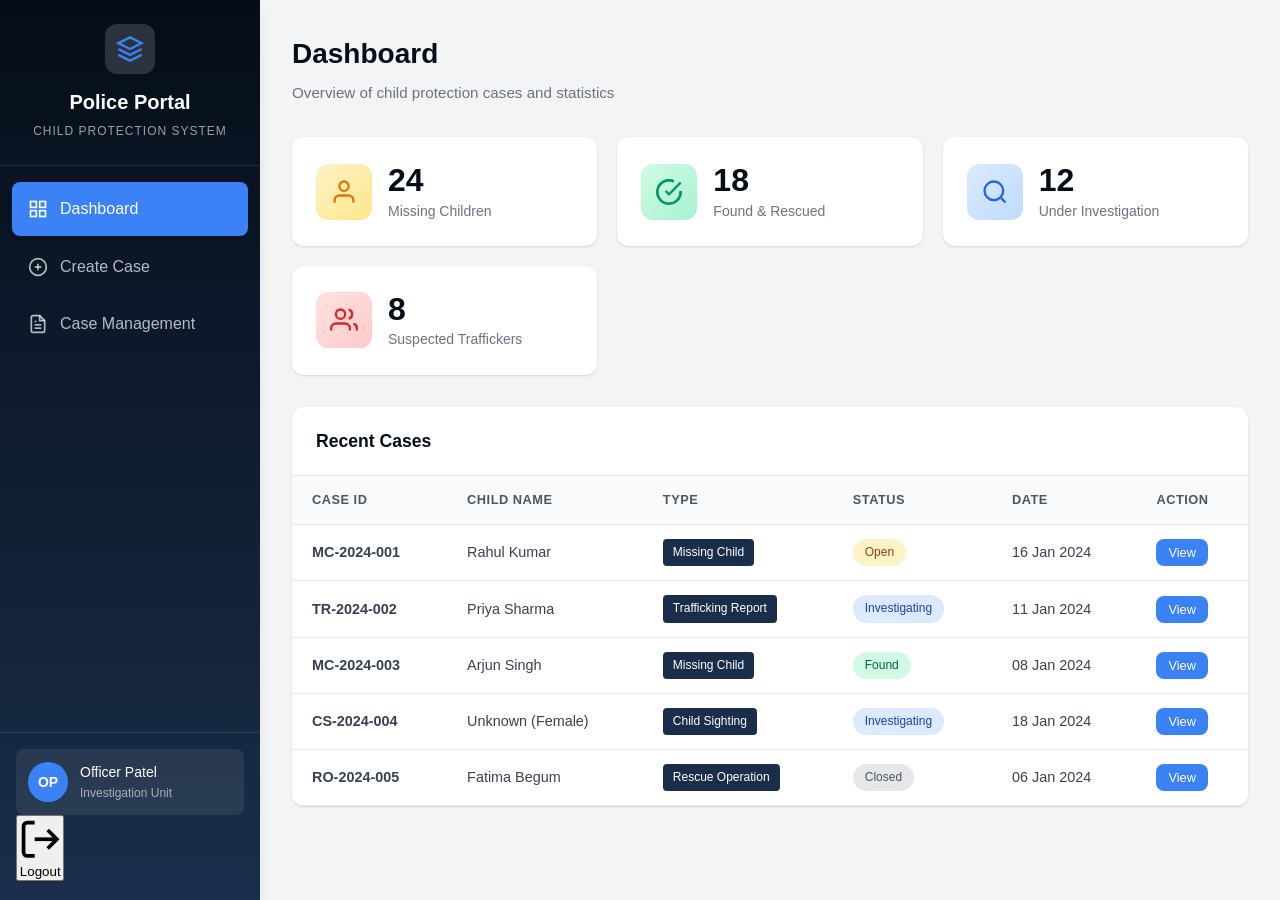
<file: index.html>
<!doctype html>
<html lang="en">
  <head>
    <meta charset="UTF-8" />
    <meta name="viewport" content="width=device-width, initial-scale=1.0" />
    <title>Police Portal - Child Protection System</title>

    <link rel="stylesheet" href="style.css">
  </head>
  <body>
    <div id="app">
      <!-- Sidebar Navigation -->
      <nav class="sidebar">
        <div class="sidebar-header">
          <div class="logo">
            <svg viewBox="0 0 24 24" fill="none" stroke="currentColor" stroke-width="2">
              <path d="M12 2L2 7l10 5 10-5-10-5z"/>
              <path d="M2 17l10 5 10-5"/>
              <path d="M2 12l10 5 10-5"/>
            </svg>
          </div>
          <h2>Police Portal</h2>
          <p>Child Protection System</p>
        </div>
        <ul class="nav-menu">
          <li class="nav-item active" data-page="dashboard">
            <svg viewBox="0 0 24 24" fill="none" stroke="currentColor" stroke-width="2">
              <rect x="3" y="3" width="7" height="7"/>
              <rect x="14" y="3" width="7" height="7"/>
              <rect x="14" y="14" width="7" height="7"/>
              <rect x="3" y="14" width="7" height="7"/>
            </svg>
            <span>Dashboard</span>
          </li>
          <li class="nav-item" data-page="create-case">
            <svg viewBox="0 0 24 24" fill="none" stroke="currentColor" stroke-width="2">
              <circle cx="12" cy="12" r="10"/>
              <line x1="12" y1="8" x2="12" y2="16"/>
              <line x1="8" y1="12" x2="16" y2="12"/>
            </svg>
            <span>Create Case</span>
          </li>
          <li class="nav-item" data-page="case-management">
            <svg viewBox="0 0 24 24" fill="none" stroke="currentColor" stroke-width="2">
              <path d="M14 2H6a2 2 0 0 0-2 2v16a2 2 0 0 0 2 2h12a2 2 0 0 0 2-2V8z"/>
              <polyline points="14 2 14 8 20 8"/>
              <line x1="16" y1="13" x2="8" y2="13"/>
              <line x1="16" y1="17" x2="8" y2="17"/>
              <polyline points="10 9 9 9 8 9"/>
            </svg>
            <span>Case Management</span>
          </li>
        </ul>
        <div class="sidebar-footer">
          <div class="user-info">
            <div class="user-avatar">OP</div>
            <div class="user-details">
              <span class="user-name">Officer Patel</span>
              <span class="user-role">Investigation Unit</span>
            </div>
          </div>
          <button id="logoutBtn" class="logout-btn" onclick="handleLogout()">
            <svg viewBox="0 0 24 24" fill="none" stroke="currentColor" stroke-width="2">
              <path d="M9 21H5a2 2 0 0 1-2-2V5a2 2 0 0 1 2-2h4"/>
              <polyline points="16 17 21 12 16 7"/>
              <line x1="21" y1="12" x2="9" y2="12"/>
            </svg>
            <span>Logout</span>
          </button>
        </div>
      </nav>

      <!-- Main Content -->
      <main class="main-content">
        <!-- Dashboard Page -->
        <div id="dashboard" class="page active">
          <header class="page-header">
            <h1>Dashboard</h1>
            <p class="page-subtitle">Overview of child protection cases and statistics</p>
          </header>
          <div class="stats-grid">
            <div class="stat-card">
              <div class="stat-icon missing">
                <svg viewBox="0 0 24 24" fill="none" stroke="currentColor" stroke-width="2">
                  <path d="M20 21v-2a4 4 0 0 0-4-4H8a4 4 0 0 0-4 4v2"/>
                  <circle cx="12" cy="7" r="4"/>
                </svg>
              </div>
              <div class="stat-info">
                <span class="stat-number">24</span>
                <span class="stat-label">Missing Children</span>
              </div>
            </div>
            <div class="stat-card">
              <div class="stat-icon found">
                <svg viewBox="0 0 24 24" fill="none" stroke="currentColor" stroke-width="2">
                  <path d="M22 11.08V12a10 10 0 1 1-5.93-9.14"/>
                  <path d="M22 11.08V12a10 10 0 1 1-5.93-9.14"/>
                  <polyline points="22 4 12 14.01 9 11.01"/>
                </svg>
              </div>
              <div class="stat-info">
                <span class="stat-number">18</span>
                <span class="stat-label">Found & Rescued</span>
              </div>
            </div>
            <div class="stat-card">
              <div class="stat-icon investigation">
                <svg viewBox="0 0 24 24" fill="none" stroke="currentColor" stroke-width="2">
                  <circle cx="11" cy="11" r="8"/>
                  <line x1="21" y1="21" x2="16.65" y2="16.65"/>
                </svg>
              </div>
              <div class="stat-info">
                <span class="stat-number">12</span>
                <span class="stat-label">Under Investigation</span>
              </div>
            </div>
            <div class="stat-card">
              <div class="stat-icon traffickers">
                <svg viewBox="0 0 24 24" fill="none" stroke="currentColor" stroke-width="2">
                  <path d="M17 21v-2a4 4 0 0 0-4-4H5a4 4 0 0 0-4 4v2"/>
                  <circle cx="9" cy="7" r="4"/>
                  <path d="M23 21v-2a4 4 0 0 0-3-3.87"/>
                  <path d="M16 3.13a4 4 0 0 1 0 7.75"/>
                </svg>
              </div>
              <div class="stat-info">
                <span class="stat-number">8</span>
                <span class="stat-label">Suspected Traffickers</span>
              </div>
            </div>
          </div>
          <div class="dashboard-content">
            <div class="recent-cases">
              <h2>Recent Cases</h2>
              <div class="table-container">
                <table class="data-table">
                  <thead>
                    <tr>
                      <th>Case ID</th>
                      <th>Child Name</th>
                      <th>Type</th>
                      <th>Status</th>
                      <th>Date</th>
                      <th>Action</th>
                    </tr>
                  </thead>
                  <tbody id="recent-cases-body">
                  </tbody>
                </table>
              </div>
            </div>
          </div>
        </div>

        <!-- Create Case Page -->
        <div id="create-case" class="page">
          <header class="page-header">
            <h1>Create New Case</h1>
            <p class="page-subtitle">Register a new missing child or trafficking report</p>
          </header>
          <div class="form-container">
            <form id="create-case-form">
              <div class="form-section">
                <h3>Case Information</h3>
                <div class="form-row">
                  <div class="form-group">
                    <label for="case-type">Case Type</label>
                    <select id="case-type" required>
                      <option value="">Select case type</option>
                      <option value="missing">Missing Child</option>
                      <option value="trafficking">Trafficking Report</option>
                      <option value="sighting">Child Sighting</option>
                      <option value="rescue">Rescue Operation</option>
                    </select>
                  </div>
                  <div class="form-group">
                    <label for="priority">Priority Level</label>
                    <select id="priority" required>
                      <option value="">Select priority</option>
                      <option value="critical">Critical</option>
                      <option value="high">High</option>
                      <option value="medium">Medium</option>
                      <option value="low">Low</option>
                    </select>
                  </div>
                </div>
                <div class="form-group">
                  <label for="report-source">Report Source</label>
                  <select id="report-source" required>
                    <option value="">Select source</option>
                    <option value="citizen">Citizen Report</option>
                    <option value="police">Police Investigation</option>
                    <option value="ngo">NGO Referral</option>
                    <option value="border">Border Security</option>
                  </select>
                </div>
              </div>

              <div class="form-section">
                <h3>Child Information</h3>
                <div class="form-row">
                  <div class="form-group">
                    <label for="child-name">Child Name</label>
                    <input type="text" id="child-name" placeholder="Enter child's full name" required>
                  </div>
                  <div class="form-group">
                    <label for="child-age">Age (Years)</label>
                    <input type="number" id="child-age" placeholder="Age" min="0" max="18" required>
                  </div>
                </div>
                <div class="form-row">
                  <div class="form-group">
                    <label for="child-gender">Gender</label>
                    <select id="child-gender" required>
                      <option value="">Select gender</option>
                      <option value="male">Male</option>
                      <option value="female">Female</option>
                      <option value="other">Other</option>
                    </select>
                  </div>
                  <div class="form-group">
                    <label for="last-seen-date">Last Seen Date</label>
                    <input type="date" id="last-seen-date" required>
                  </div>
                </div>
                <div class="form-group">
                  <label for="last-seen-location">Last Seen Location</label>
                  <input type="text" id="last-seen-location" placeholder="Enter location details" required>
                </div>
                <div class="form-row">
                  <div class="form-group">
                    <label for="height">Height (cm)</label>
                    <input type="number" id="height" placeholder="Height in cm" min="50" max="200">
                  </div>
                  <div class="form-group">
                    <label for="weight">Weight (kg)</label>
                    <input type="number" id="weight" placeholder="Weight in kg" min="10" max="100">
                  </div>
                </div>
                <div class="form-group">
                  <label for="physical-description">Physical Description</label>
                  <textarea id="physical-description" rows="3" placeholder="Describe appearance, clothing, distinguishing marks..."></textarea>
                </div>
              </div>

              <div class="form-section">
                <h3>Parent/Guardian Information</h3>
                <div class="form-row">
                  <div class="form-group">
                    <label for="guardian-name">Guardian Name</label>
                    <input type="text" id="guardian-name" placeholder="Enter guardian's name" required>
                  </div>
                  <div class="form-group">
                    <label for="guardian-phone">Contact Number</label>
                    <input type="tel" id="guardian-phone" placeholder="Phone number" required>
                  </div>
                </div>
                <div class="form-group">
                  <label for="guardian-address">Guardian Address</label>
                  <textarea id="guardian-address" rows="2" placeholder="Enter full address" required></textarea>
                </div>
              </div>

              <div class="form-section">
                <h3>Suspect Information (if applicable)</h3>
                <div class="form-row">
                  <div class="form-group">
                    <label for="suspect-name">Suspect Name</label>
                    <input type="text" id="suspect-name" placeholder="Enter suspect name (if known)">
                  </div>
                  <div class="form-group">
                    <label for="suspect-vehicle">Vehicle Information</label>
                    <input type="text" id="suspect-vehicle" placeholder="Vehicle number/description">
                  </div>
                </div>
                <div class="form-group">
                  <label for="suspect-description">Suspect Description</label>
                  <textarea id="suspect-description" rows="3" placeholder="Describe the suspect..."></textarea>
                </div>
              </div>

              <div class="form-section">
                <h3>Additional Details</h3>
                <div class="form-group">
                  <label for="case-notes">Case Notes</label>
                  <textarea id="case-notes" rows="4" placeholder="Enter any additional information, circumstances, or observations..."></textarea>
                </div>
              </div>

              <div class="form-actions">
                <button type="button" class="btn btn-secondary" id="clear-form-btn">Clear Form</button>
                <button type="submit" class="btn btn-primary">Create Case</button>
              </div>
            </form>
          </div>
        </div>

        <!-- Case Management Page -->
        <div id="case-management" class="page">
          <header class="page-header">
            <h1>Case Management</h1>
            <p class="page-subtitle">View, search, and manage all registered cases</p>
          </header>
          <div class="filters-bar">
            <div class="search-box">
              <svg viewBox="0 0 24 24" fill="none" stroke="currentColor" stroke-width="2">
                <circle cx="11" cy="11" r="8"/>
                <line x1="21" y1="21" x2="16.65" y2="16.65"/>
              </svg>
              <input type="text" id="search-cases" placeholder="Search by case ID, name, or location...">
            </div>
            <div class="filter-group">
              <select id="filter-type">
                <option value="">All Types</option>
                <option value="missing">Missing Child</option>
                <option value="trafficking">Trafficking Report</option>
                <option value="sighting">Child Sighting</option>
                <option value="rescue">Rescue Operation</option>
              </select>
              <select id="filter-status">
                <option value="">All Status</option>
                <option value="open">Open</option>
                <option value="investigating">Investigating</option>
                <option value="found">Found</option>
                <option value="closed">Closed</option>
              </select>
              <select id="filter-priority">
                <option value="">All Priority</option>
                <option value="critical">Critical</option>
                <option value="high">High</option>
                <option value="medium">Medium</option>
                <option value="low">Low</option>
              </select>
            </div>
          </div>
          <div class="cases-table-container">
            <table class="data-table full-table">
              <thead>
                <tr>
                  <th>Case ID</th>
                  <th>Child Name</th>
                  <th>Type</th>
                  <th>Status</th>
                  <th>Priority</th>
                  <th>Location</th>
                  <th>Date Reported</th>
                  <th>Actions</th>
                </tr>
              </thead>
              <tbody id="cases-table-body">
              </tbody>
            </table>
          </div>
        </div>

        <!-- Case Detail Modal -->
        <div id="case-modal" class="modal">
          <div class="modal-content">
            <div class="modal-header">
              <h2>Case Details</h2>
              <button class="modal-close" id="close-modal">&times;</button>
            </div>
            <div class="modal-body" id="modal-body">
            </div>
            <div class="modal-footer">
              <button class="btn btn-secondary" id="modal-close-btn">Close</button>
              <select id="status-update">
                <option value="open">Open</option>
                <option value="investigating">Investigating</option>
                <option value="found">Found</option>
                <option value="closed">Closed</option>
              </select>
              <button class="btn btn-primary" id="update-status-btn">Update Status</button>
            </div>
          </div>
        </div>

        <!-- Toast Notification -->
        <div id="toast" class="toast"></div>
      </main>
    </div>
    <script src="main.js"></script>
    <script>
      function handleLogout() {
        if(confirm("Are you sure you want to logout?")) {
          localStorage.removeItem("loggedUser");
          window.location.href = "login.html";
        }
      }
    </script>
  </body>
</html>
</file>
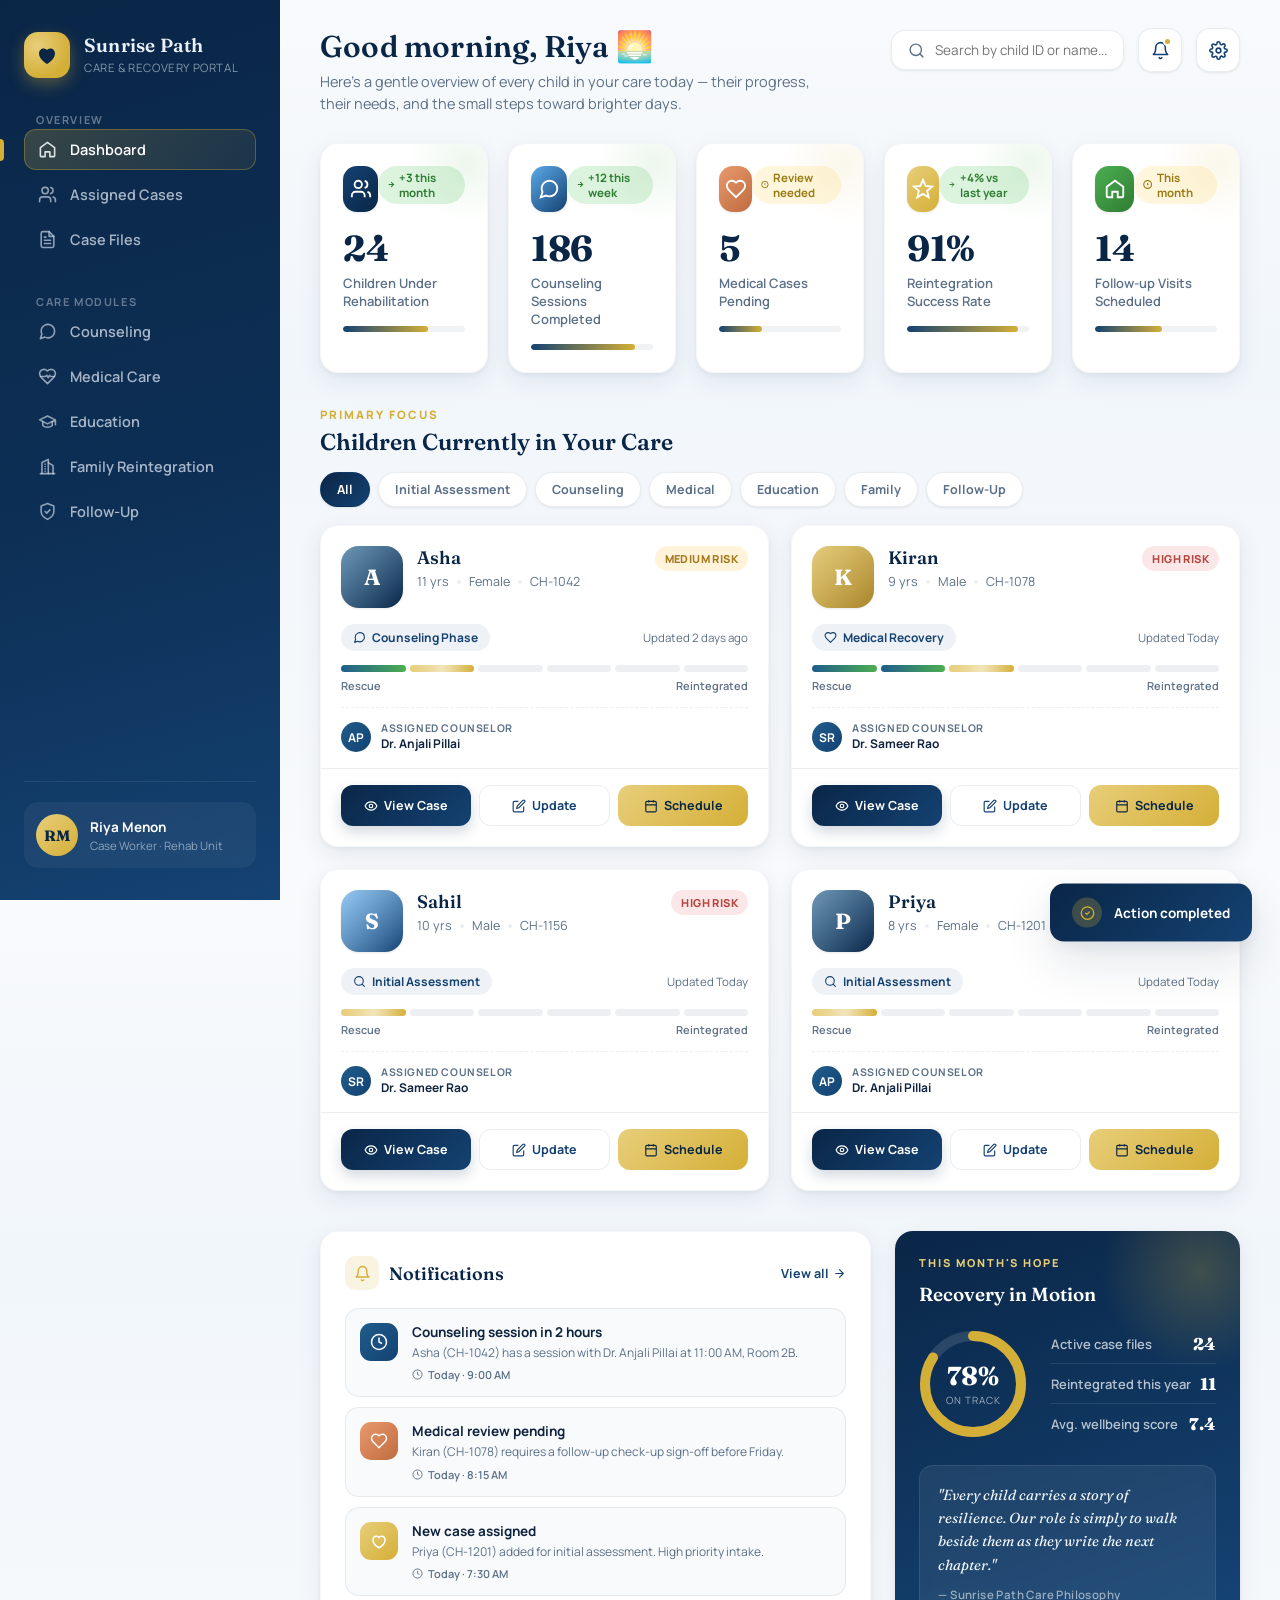
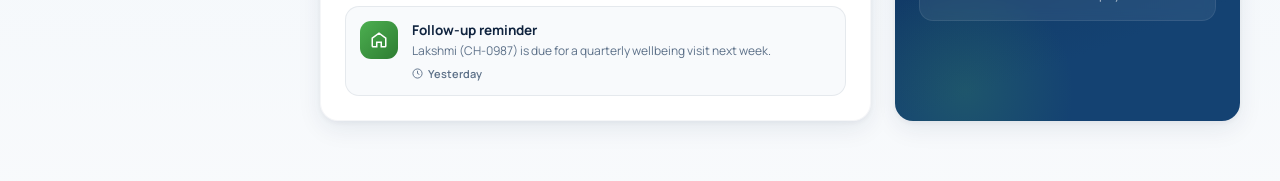
<file: ngo.html>
<!DOCTYPE html>
<html lang="en">
<head>
<meta charset="UTF-8" />
<meta name="viewport" content="width=device-width, initial-scale=1.0" />
<title>Sunrise Path — Rehabilitation Dashboard</title>
<link rel="preconnect" href="https://fonts.googleapis.com">
<link rel="preconnect" href="https://fonts.gstatic.com" crossorigin>
<link href="https://fonts.googleapis.com/css2?family=Fraunces:opsz,wght@9..144,400;9..144,500;9..144,600;9..144,700&family=Manrope:wght@400;500;600;700;800&display=swap" rel="stylesheet">
<style>
  :root{
    --navy:#0A2647;
    --royal:#144272;
    --royal-soft:#1F5D8C;
    --gold:#D4AF37;
    --gold-soft:#E8CE7A;
    --success:#4CAF50;
    --success-soft:#DCF3DE;
    --bg:#F8FAFC;
    --paper:#FFFFFF;
    --ink:#10243F;
    --ink-soft:#5C7088;
    --line:rgba(10,38,71,0.08);
    --shadow-sm: 0 1px 3px rgba(10,38,71,0.06), 0 1px 2px rgba(10,38,71,0.04);
    --shadow-md: 0 8px 24px rgba(10,38,71,0.08), 0 2px 6px rgba(10,38,71,0.05);
    --shadow-lg: 0 20px 50px rgba(10,38,71,0.12), 0 6px 16px rgba(10,38,71,0.06);
    --radius: 18px;
    --radius-sm: 12px;
    --font-display:'Fraunces', serif;
    --font-body:'Manrope', sans-serif;
  }

  *{box-sizing:border-box; margin:0; padding:0;}
  html,body{height:100%;}
  body{
    font-family: var(--font-body);
    background: linear-gradient(180deg, #F8FAFC 0%, #F1F6FB 40%, #F8FAFC 100%);
    color: var(--ink);
    -webkit-font-smoothing:antialiased;
    overflow-x:hidden;
  }
  a{color:inherit; text-decoration:none;}
  button{font-family:inherit; cursor:pointer; border:none; background:none;}
  ::selection{background: rgba(212,175,55,0.25);}

  /* ---------- Scrollbar ---------- */
  ::-webkit-scrollbar{width:10px; height:10px;}
  ::-webkit-scrollbar-thumb{background:rgba(10,38,71,0.15); border-radius:10px;}
  ::-webkit-scrollbar-track{background:transparent;}

  /* ---------- Layout shell ---------- */
  .app{
    display:grid;
    grid-template-columns: 280px 1fr;
    min-height:100vh;
  }

  /* ---------- Sidebar ---------- */
  .sidebar{
    background: linear-gradient(165deg, var(--navy) 0%, #0d2f55 55%, var(--royal) 100%);
    color:#EAF1FB;
    padding: 32px 24px;
    display:flex;
    flex-direction:column;
    gap: 28px;
    position:sticky;
    top:0;
    height:100vh;
    overflow-y:auto;
  }
  .brand{
    display:flex;
    align-items:center;
    gap:14px;
  }
  .brand-mark{
    width:46px; height:46px;
    border-radius:14px;
    background: radial-gradient(circle at 30% 30%, var(--gold-soft), var(--gold) 70%);
    display:flex; align-items:center; justify-content:center;
    box-shadow: 0 6px 16px rgba(212,175,55,0.35);
    flex-shrink:0;
  }
  .brand-mark svg{width:24px; height:24px;}
  .brand-text .name{
    font-family: var(--font-display);
    font-weight:600;
    font-size:19px;
    letter-spacing:0.2px;
    line-height:1.15;
  }
  .brand-text .sub{
    font-size:11.5px;
    color: rgba(234,241,251,0.55);
    letter-spacing:0.6px;
    text-transform:uppercase;
    margin-top:3px;
  }

  .nav-section-label{
    font-size:11px;
    letter-spacing:1.6px;
    text-transform:uppercase;
    color: rgba(234,241,251,0.4);
    font-weight:700;
    margin: 6px 0 2px 12px;
  }
  .nav{
    display:flex;
    flex-direction:column;
    gap:4px;
  }
  .nav-item{
    display:flex;
    align-items:center;
    gap:13px;
    padding: 11px 14px;
    border-radius: 12px;
    font-size:14.5px;
    font-weight:600;
    color: rgba(234,241,251,0.7);
    transition: all 0.25s ease;
    position:relative;
    width:100%;
    text-align:left;
  }
  .nav-item svg{width:19px; height:19px; flex-shrink:0; opacity:0.85;}
  .nav-item:hover{
    background: rgba(255,255,255,0.06);
    color:#fff;
    transform: translateX(2px);
  }
  .nav-item.active{
    background: linear-gradient(135deg, rgba(212,175,55,0.22), rgba(212,175,55,0.08));
    color:#fff;
    box-shadow: inset 0 0 0 1px rgba(212,175,55,0.35);
  }
  .nav-item.active::before{
    content:'';
    position:absolute;
    left:-24px;
    top:50%;
    transform:translateY(-50%);
    width:4px; height:22px;
    background: var(--gold);
    border-radius: 0 6px 6px 0;
  }

  .sidebar-footer{
    margin-top:auto;
    padding-top:20px;
    border-top:1px solid rgba(255,255,255,0.08);
  }
  .worker-card{
    display:flex;
    align-items:center;
    gap:12px;
    padding:12px;
    border-radius:14px;
    background: rgba(255,255,255,0.05);
    backdrop-filter: blur(6px);
  }
  .worker-avatar{
    width:42px; height:42px;
    border-radius:50%;
    background: linear-gradient(135deg, var(--gold-soft), var(--gold));
    display:flex; align-items:center; justify-content:center;
    font-family:var(--font-display);
    font-weight:700;
    color:var(--navy);
    font-size:15px;
    flex-shrink:0;
  }
  .worker-info .wname{font-size:13.5px; font-weight:700; color:#fff;}
  .worker-info .wrole{font-size:11.5px; color:rgba(234,241,251,0.55); margin-top:2px;}

  /* ---------- Main column ---------- */
  .main{
    padding: 28px 40px 60px;
    max-width: 1320px;
    width:100%;
  }

  /* Topbar */
  .topbar{
    display:flex;
    align-items:flex-start;
    justify-content:space-between;
    gap:24px;
    margin-bottom: 28px;
    animation: fadeSlideIn 0.6s ease both;
  }
  .topbar h1{
    font-family: var(--font-display);
    font-size: 30px;
    font-weight:600;
    color: var(--navy);
    letter-spacing:0.2px;
  }
  .topbar p{
    color: var(--ink-soft);
    font-size:14.5px;
    margin-top:6px;
    max-width:520px;
    line-height:1.5;
  }
  .topbar-actions{
    display:flex;
    align-items:center;
    gap:14px;
  }
  .search-box{
    display:flex;
    align-items:center;
    gap:10px;
    background:#fff;
    border:1px solid var(--line);
    border-radius: 14px;
    padding: 10px 16px;
    box-shadow: var(--shadow-sm);
    min-width:230px;
  }
  .search-box svg{width:17px; height:17px; color:var(--ink-soft); flex-shrink:0;}
  .search-box input{
    border:none; outline:none; font-size:13.5px; width:100%;
    font-family:inherit; background:transparent; color:var(--ink);
  }
  .icon-btn{
    width:44px; height:44px;
    border-radius:14px;
    background:#fff;
    border:1px solid var(--line);
    display:flex; align-items:center; justify-content:center;
    box-shadow: var(--shadow-sm);
    color: var(--royal);
    position:relative;
    transition: transform 0.2s ease, box-shadow 0.2s ease;
  }
  .icon-btn:hover{ transform: translateY(-2px); box-shadow: var(--shadow-md);}
  .icon-btn svg{width:19px; height:19px;}
  .badge-dot{
    position:absolute; top:8px; right:9px;
    width:9px; height:9px;
    background: var(--gold);
    border:2px solid #fff;
    border-radius:50%;
  }

  /* ---------- Stat cards ---------- */
  .stats-grid{
    display:grid;
    grid-template-columns: repeat(5, 1fr);
    gap:20px;
    margin-bottom: 34px;
  }
  @media (max-width: 1240px){ .stats-grid{grid-template-columns: repeat(3, 1fr);} }
  @media (max-width: 860px){ .stats-grid{grid-template-columns: repeat(2, 1fr);} }

  .stat-card{
    background: var(--paper);
    border-radius: var(--radius);
    padding: 22px;
    box-shadow: var(--shadow-md);
    border: 1px solid rgba(10,38,71,0.04);
    position:relative;
    overflow:hidden;
    transition: transform 0.35s cubic-bezier(.2,.8,.2,1), box-shadow 0.35s ease;
    animation: fadeSlideUp 0.6s ease both;
  }
  .stat-card::before{
    content:'';
    position:absolute;
    top:-40px; right:-40px;
    width:120px; height:120px;
    border-radius:50%;
    background: radial-gradient(circle, var(--card-tint, rgba(212,175,55,0.10)), transparent 70%);
  }
  .stat-card:hover{
    transform: translateY(-5px);
    box-shadow: var(--shadow-lg);
  }
  .stat-top{
    display:flex; align-items:flex-start; justify-content:space-between;
    margin-bottom: 18px;
  }
  .stat-icon{
    width:46px; height:46px;
    border-radius:14px;
    display:flex; align-items:center; justify-content:center;
    background: var(--icon-bg, linear-gradient(135deg, var(--royal), var(--navy)));
    color:#fff;
    box-shadow: var(--shadow-sm);
  }
  .stat-icon svg{width:22px; height:22px;}
  .stat-trend{
    font-size:11.5px;
    font-weight:700;
    padding:4px 9px;
    border-radius:20px;
    background: var(--success-soft);
    color:#2E7D32;
    display:flex; align-items:center; gap:4px;
  }
  .stat-trend svg{width:11px; height:11px;}
  .stat-trend.flat{ background:#FFF6DD; color:#9A7B11;}
  .stat-value{
    font-family: var(--font-display);
    font-size: 36px;
    font-weight:700;
    color: var(--navy);
    line-height:1;
    letter-spacing:-0.5px;
  }
  .stat-value sup{font-size:18px; font-weight:600; margin-left:1px;}
  .stat-label{
    font-size:13px;
    color: var(--ink-soft);
    margin-top:8px;
    font-weight:600;
    line-height:1.4;
  }
  .stat-progress-track{
    margin-top:16px;
    height:6px;
    border-radius:6px;
    background: rgba(10,38,71,0.06);
    overflow:hidden;
  }
  .stat-progress-fill{
    height:100%;
    border-radius:6px;
    background: linear-gradient(90deg, var(--royal), var(--gold));
    width:0%;
    transition: width 1.4s cubic-bezier(.2,.8,.2,1);
  }

  /* ---------- Section headers ---------- */
  .section-head{
    display:flex;
    align-items:flex-end;
    justify-content:space-between;
    margin-bottom:18px;
    gap:16px;
    flex-wrap:wrap;
  }
  .section-head h2{
    font-family: var(--font-display);
    font-size: 23px;
    font-weight:600;
    color: var(--navy);
  }
  .section-head .eyebrow{
    font-size:11.5px;
    letter-spacing:2px;
    text-transform:uppercase;
    color: var(--gold);
    font-weight:800;
    margin-bottom:6px;
    display:block;
  }
  .filter-pills{
    display:flex; gap:8px; flex-wrap:wrap;
  }
  .pill{
    padding: 8px 16px;
    border-radius:24px;
    font-size:12.5px;
    font-weight:700;
    background:#fff;
    border:1px solid var(--line);
    color: var(--ink-soft);
    box-shadow: var(--shadow-sm);
    transition: all 0.2s ease;
  }
  .pill:hover{ color: var(--royal); border-color: rgba(20,66,114,0.25); }
  .pill.active{
    background: linear-gradient(135deg, var(--navy), var(--royal));
    color:#fff;
    border-color:transparent;
  }

  /* ---------- Child Cards Grid ---------- */
  .cases-grid{
    display:grid;
    grid-template-columns: repeat(auto-fill, minmax(310px, 1fr));
    gap:22px;
    margin-bottom:40px;
  }

  .child-card{
    background: var(--paper);
    border-radius: var(--radius);
    box-shadow: var(--shadow-md);
    border:1px solid rgba(10,38,71,0.04);
    overflow:hidden;
    transition: transform 0.4s cubic-bezier(.2,.8,.2,1), box-shadow 0.4s ease;
    display:flex;
    flex-direction:column;
    animation: fadeSlideUp 0.6s ease both;
  }
  .child-card:hover{
    transform: translateY(-6px);
    box-shadow: var(--shadow-lg);
  }
  .child-card-top{
    padding: 20px 20px 0;
    display:flex;
    align-items:flex-start;
    gap:14px;
  }
  .child-avatar{
    width:62px; height:62px;
    border-radius:18px;
    display:flex; align-items:center; justify-content:center;
    font-family:var(--font-display);
    font-weight:700;
    font-size:22px;
    color:#fff;
    flex-shrink:0;
    box-shadow: var(--shadow-sm);
    position:relative;
  }
  .child-avatar.glass::after{
    content:'';
    position:absolute; inset:0;
    border-radius:18px;
    background: linear-gradient(135deg, rgba(255,255,255,0.35), rgba(255,255,255,0));
  }
  .child-meta{flex:1;}
  .child-meta .cname{
    font-family:var(--font-display);
    font-weight:600;
    font-size:18px;
    color: var(--navy);
  }
  .child-meta .cdetails{
    font-size:12.5px;
    color: var(--ink-soft);
    margin-top:4px;
    display:flex; gap:8px; align-items:center;
    flex-wrap:wrap;
  }
  .dot-sep{width:4px; height:4px; border-radius:50%; background: var(--line); flex-shrink:0;}

  .risk-chip{
    font-size:11px;
    font-weight:800;
    padding:5px 10px;
    border-radius:20px;
    letter-spacing:0.4px;
    text-transform:uppercase;
    flex-shrink:0;
  }
  .risk-low{ background:#E5F6E7; color:#2E7D32;}
  .risk-medium{ background:#FFF3DA; color:#A6791D;}
  .risk-high{ background:#FBE7E7; color:#B5453F;}

  .child-card-body{
    padding: 16px 20px;
  }
  .stage-row{
    display:flex; align-items:center; justify-content:space-between;
    margin-bottom:10px;
  }
  .stage-label{
    font-size:12px;
    font-weight:700;
    color: var(--royal);
    background: rgba(20,66,114,0.07);
    padding:5px 12px;
    border-radius:20px;
    display:inline-flex;
    align-items:center;
    gap:6px;
  }
  .stage-label svg{width:13px; height:13px;}
  .last-update{
    font-size:11.5px;
    color: var(--ink-soft);
  }

  .journey-track{
    display:flex;
    align-items:center;
    gap:4px;
    margin: 14px 0 6px;
  }
  .journey-step{
    flex:1;
    height:7px;
    border-radius:6px;
    background: rgba(10,38,71,0.07);
    position:relative;
    overflow:hidden;
  }
  .journey-step.done{
    background: linear-gradient(90deg, var(--royal-soft), var(--success));
  }
  .journey-step.current{
    background: linear-gradient(90deg, var(--gold-soft), var(--gold));
  }
  .journey-step.current::after{
    content:'';
    position:absolute; inset:0;
    background: linear-gradient(90deg, transparent, rgba(255,255,255,0.6), transparent);
    animation: shimmer 2s infinite;
  }
  .journey-caption{
    display:flex; justify-content:space-between;
    font-size:11px; color: var(--ink-soft); font-weight:600;
    margin-top:4px;
  }

  .counselor-row{
    display:flex; align-items:center; gap:10px;
    margin-top:14px;
    padding-top:14px;
    border-top:1px dashed var(--line);
  }
  .counselor-avatar{
    width:30px; height:30px;
    border-radius:50%;
    background: linear-gradient(135deg, var(--royal-soft), var(--royal));
    color:#fff;
    display:flex; align-items:center; justify-content:center;
    font-size:12px; font-weight:700;
    flex-shrink:0;
  }
  .counselor-info{font-size:12px; line-height:1.3;}
  .counselor-info .clabel{color: var(--ink-soft); font-size:10.5px; text-transform:uppercase; letter-spacing:0.6px; font-weight:700;}
  .counselor-info .cname2{font-weight:700; color: var(--ink);}

  .card-actions{
    display:flex; gap:8px;
    padding: 16px 20px 20px;
    border-top:1px solid var(--line);
    margin-top:auto;
  }
  .btn{
    flex:1;
    padding: 11px 12px;
    border-radius: 12px;
    font-size:12.5px;
    font-weight:700;
    text-align:center;
    transition: all 0.25s ease;
    display:flex; align-items:center; justify-content:center; gap:6px;
    white-space:nowrap;
  }
  .btn svg{width:14px; height:14px; flex-shrink:0;}
  .btn-primary{
    background: linear-gradient(135deg, var(--navy), var(--royal));
    color:#fff;
    box-shadow: 0 6px 14px rgba(10,38,71,0.18);
  }
  .btn-primary:hover{ transform: translateY(-2px); box-shadow: 0 10px 20px rgba(10,38,71,0.24); }
  .btn-ghost{
    background:#fff;
    border:1px solid var(--line);
    color: var(--royal);
  }
  .btn-ghost:hover{ background: rgba(20,66,114,0.05); border-color: rgba(20,66,114,0.2);}
  .btn-gold{
    background: linear-gradient(135deg, var(--gold-soft), var(--gold));
    color: var(--navy);
  }
  .btn-gold:hover{ transform: translateY(-2px); box-shadow: 0 10px 20px rgba(212,175,55,0.3);}

  /* ---------- Bottom split: notifications + insight ---------- */
  .bottom-grid{
    display:grid;
    grid-template-columns: 1.6fr 1fr;
    gap:24px;
  }
  @media (max-width:1000px){ .bottom-grid{grid-template-columns:1fr;} }

  .panel{
    background: var(--paper);
    border-radius: var(--radius);
    box-shadow: var(--shadow-md);
    border:1px solid rgba(10,38,71,0.04);
    padding:24px;
    animation: fadeSlideUp 0.6s ease both;
  }
  .panel-head{
    display:flex; align-items:center; justify-content:space-between;
    margin-bottom:18px;
  }
  .panel-head h3{
    font-family: var(--font-display);
    font-size:18px; font-weight:600; color: var(--navy);
    display:flex; align-items:center; gap:10px;
  }
  .panel-head h3 .ic{
    width:34px; height:34px; border-radius:10px;
    display:flex; align-items:center; justify-content:center;
    background: rgba(212,175,55,0.14); color: var(--gold);
  }
  .panel-head h3 .ic svg{width:17px;height:17px;}
  .view-all{
    font-size:12.5px; font-weight:700; color: var(--royal);
    display:flex; align-items:center; gap:4px;
  }
  .view-all svg{width:13px;height:13px;}

  .notif-list{ display:flex; flex-direction:column; gap:10px; }
  .notif-item{
    display:flex; gap:14px; align-items:flex-start;
    padding:14px;
    border-radius:14px;
    background: rgba(248,250,252,0.9);
    border:1px solid var(--line);
    transition: all 0.25s ease;
  }
  .notif-item:hover{ background: #fff; box-shadow: var(--shadow-sm); transform: translateX(3px);}
  .notif-icon{
    width:38px; height:38px; border-radius:11px;
    display:flex; align-items:center; justify-content:center;
    flex-shrink:0; color:#fff;
  }
  .notif-icon svg{width:18px;height:18px;}
  .notif-body{flex:1;}
  .notif-title{font-size:13.5px; font-weight:700; color: var(--ink);}
  .notif-desc{font-size:12px; color: var(--ink-soft); margin-top:3px; line-height:1.45;}
  .notif-time{font-size:11px; color: var(--ink-soft); margin-top:6px; font-weight:600; display:flex; align-items:center; gap:5px;}
  .notif-time svg{width:11px;height:11px;}

  /* Insight panel - hope quote / progress ring */
  .insight-panel{
    background: linear-gradient(160deg, var(--navy), var(--royal) 80%);
    color:#fff;
    border:none;
    position:relative;
    overflow:hidden;
  }
  .insight-panel::before{
    content:'';
    position:absolute; top:-60px; right:-60px;
    width:200px; height:200px; border-radius:50%;
    background: radial-gradient(circle, rgba(212,175,55,0.25), transparent 70%);
  }
  .insight-panel::after{
    content:'';
    position:absolute; bottom:-80px; left:-40px;
    width:220px; height:220px; border-radius:50%;
    background: radial-gradient(circle, rgba(76,175,80,0.18), transparent 70%);
  }
  .insight-eyebrow{
    font-size:11px; letter-spacing:2px; text-transform:uppercase;
    color: var(--gold-soft); font-weight:800; margin-bottom:12px;
  }
  .insight-ring-row{
    display:flex; align-items:center; gap:24px; margin: 18px 0 22px;
    position:relative; z-index:1;
  }
  .ring-wrap{ position:relative; width:108px; height:108px; flex-shrink:0;}
  .ring-wrap svg{ transform: rotate(-90deg);}
  .ring-bg{ fill:none; stroke: rgba(255,255,255,0.12); stroke-width:10;}
  .ring-fg{
    fill:none; stroke: var(--gold); stroke-width:10; stroke-linecap:round;
    stroke-dasharray: 301; stroke-dashoffset:301;
    transition: stroke-dashoffset 1.6s cubic-bezier(.2,.8,.2,1);
  }
  .ring-label{
    position:absolute; inset:0; display:flex; flex-direction:column;
    align-items:center; justify-content:center;
  }
  .ring-label .num{font-family:var(--font-display); font-size:26px; font-weight:700;}
  .ring-label .txt{font-size:10px; color: rgba(255,255,255,0.6); text-transform:uppercase; letter-spacing:1px; margin-top:1px;}
  .insight-stats{flex:1;}
  .insight-stats .row{
    display:flex; justify-content:space-between; align-items:center;
    padding:9px 0;
    border-bottom:1px solid rgba(255,255,255,0.1);
    font-size:13px;
  }
  .insight-stats .row:last-child{border-bottom:none;}
  .insight-stats .row .label{color: rgba(255,255,255,0.7); font-weight:600;}
  .insight-stats .row .val{font-weight:800; font-family:var(--font-display); font-size:17px;}

  .quote-box{
    position:relative; z-index:1;
    background: rgba(255,255,255,0.07);
    border-radius:14px;
    padding:18px;
    backdrop-filter: blur(6px);
    border:1px solid rgba(255,255,255,0.08);
  }
  .quote-box p{
    font-family: var(--font-display);
    font-style:italic;
    font-size:14.5px;
    line-height:1.6;
    color: #F1F6FB;
  }
  .quote-box .attribution{
    margin-top:10px; font-size:11.5px; color: rgba(255,255,255,0.55);
    font-weight:600; letter-spacing:0.4px;
  }

  /* ---------- Animations ---------- */
  @keyframes fadeSlideIn{ from{opacity:0; transform: translateY(-12px);} to{opacity:1; transform:translateY(0);} }
  @keyframes fadeSlideUp{ from{opacity:0; transform: translateY(18px);} to{opacity:1; transform:translateY(0);} }
  @keyframes shimmer{ 0%{transform:translateX(-100%);} 100%{transform:translateX(100%);} }
  @keyframes pulseGlow{ 0%,100%{box-shadow:0 0 0 0 rgba(212,175,55,0.4);} 50%{box-shadow:0 0 0 8px rgba(212,175,55,0);} }
  @keyframes spin{ to{ transform: rotate(360deg);} }

  /* Stagger delays */
  .stat-card:nth-child(1){animation-delay:0.05s;}
  .stat-card:nth-child(2){animation-delay:0.12s;}
  .stat-card:nth-child(3){animation-delay:0.19s;}
  .stat-card:nth-child(4){animation-delay:0.26s;}
  .stat-card:nth-child(5){animation-delay:0.33s;}
  .child-card:nth-child(1){animation-delay:0.1s;}
  .child-card:nth-child(2){animation-delay:0.18s;}
  .child-card:nth-child(3){animation-delay:0.26s;}
  .child-card:nth-child(4){animation-delay:0.34s;}
  .child-card:nth-child(5){animation-delay:0.42s;}
  .child-card:nth-child(6){animation-delay:0.5s;}

  /* ---------- Skeleton ---------- */
  .skeleton{
    background: linear-gradient(90deg, #ECF1F7 25%, #F6F9FC 37%, #ECF1F7 63%);
    background-size: 400% 100%;
    animation: skeletonLoad 1.4s ease infinite;
    border-radius: 10px;
  }
  @keyframes skeletonLoad{
    0%{background-position: 100% 50%;}
    100%{background-position: 0 50%;}
  }

  /* ---------- View switching ---------- */
  .view{ display:none; }
  .view.active{ display:block; animation: fadeSlideUp 0.5s ease both; }

  /* ===================== PROFILE PAGE ===================== */
  .back-link{
    display:inline-flex; align-items:center; gap:8px;
    font-size:13.5px; font-weight:700; color: var(--royal);
    margin-bottom:18px;
    transition: gap 0.2s ease;
  }
  .back-link:hover{ gap:12px; }
  .back-link svg{width:16px;height:16px;}

  .profile-header{
    background: linear-gradient(135deg, var(--navy), var(--royal) 85%);
    border-radius: var(--radius);
    padding: 30px;
    color:#fff;
    display:flex;
    gap:26px;
    align-items:center;
    position:relative;
    overflow:hidden;
    box-shadow: var(--shadow-lg);
    margin-bottom:24px;
    flex-wrap:wrap;
  }
  .profile-header::before{
    content:'';
    position:absolute; top:-100px; right:-60px;
    width:300px; height:300px; border-radius:50%;
    background: radial-gradient(circle, rgba(212,175,55,0.18), transparent 70%);
  }
  .profile-avatar-lg{
    width:96px; height:96px; border-radius:24px;
    display:flex; align-items:center; justify-content:center;
    font-family: var(--font-display); font-weight:700; font-size:34px;
    color:#fff;
    flex-shrink:0;
    box-shadow: 0 10px 26px rgba(0,0,0,0.18);
    border: 3px solid rgba(255,255,255,0.25);
    position:relative; z-index:1;
  }
  .profile-info{position:relative; z-index:1; flex:1; min-width:240px;}
  .profile-info h1{
    font-family: var(--font-display); font-size:28px; font-weight:700;
    display:flex; align-items:center; gap:12px; flex-wrap:wrap;
  }
  .profile-id-tag{
    font-size:12px; font-weight:700; background: rgba(255,255,255,0.14);
    padding:5px 12px; border-radius:20px; letter-spacing:0.5px;
    border:1px solid rgba(255,255,255,0.15);
  }
  .profile-meta-row{
    display:flex; gap:24px; margin-top:14px; flex-wrap:wrap;
  }
  .pmeta{font-size:13px;}
  .pmeta .pl{color: rgba(255,255,255,0.55); font-size:11px; text-transform:uppercase; letter-spacing:1px; font-weight:700; margin-bottom:4px;}
  .pmeta .pv{font-weight:700; font-size:15px;}
  .profile-stage-badge{
    position:relative; z-index:1;
    background: rgba(255,255,255,0.12);
    border: 1px solid rgba(212,175,55,0.4);
    border-radius:16px;
    padding:16px 22px;
    text-align:center;
    backdrop-filter: blur(8px);
    min-width:180px;
  }
  .profile-stage-badge .lbl{font-size:10.5px; text-transform:uppercase; letter-spacing:1.5px; color: var(--gold-soft); font-weight:800; margin-bottom:6px;}
  .profile-stage-badge .stage{font-family:var(--font-display); font-weight:700; font-size:17px;}

  /* Tabs */
  .tabs{
    display:flex; gap:6px; margin-bottom:24px; flex-wrap:wrap;
    background:#fff; padding:6px; border-radius:16px; box-shadow: var(--shadow-sm);
    border:1px solid var(--line);
  }
  .tab{
    padding:10px 18px; border-radius:12px; font-size:13px; font-weight:700;
    color: var(--ink-soft);
    display:flex; align-items:center; gap:8px;
    transition: all 0.25s ease;
  }
  .tab svg{width:15px;height:15px;}
  .tab:hover{ color: var(--royal); background: rgba(20,66,114,0.05);}
  .tab.active{
    background: linear-gradient(135deg, var(--navy), var(--royal));
    color:#fff;
    box-shadow: 0 6px 14px rgba(10,38,71,0.18);
  }

  .tab-panel{ display:none; }
  .tab-panel.active{ display:block; animation: fadeSlideUp 0.45s ease both; }

  /* Timeline */
  .timeline{
    position:relative;
    padding-left:46px;
  }
  .timeline::before{
    content:'';
    position:absolute; left:18px; top:6px; bottom:6px;
    width:3px;
    background: linear-gradient(180deg, var(--success) 0%, var(--success) var(--progress, 55%), var(--line) var(--progress, 55%), var(--line) 100%);
    border-radius:4px;
  }
  .tl-item{
    position:relative;
    padding-bottom:30px;
  }
  .tl-item:last-child{padding-bottom:0;}
  .tl-dot{
    position:absolute; left:-46px; top:2px;
    width:36px; height:36px;
    border-radius:50%;
    display:flex; align-items:center; justify-content:center;
    background:#fff;
    border:3px solid var(--line);
    color: var(--ink-soft);
    z-index:1;
    transition: all 0.3s ease;
  }
  .tl-dot svg{width:16px;height:16px;}
  .tl-item.done .tl-dot{
    background: var(--success);
    border-color: var(--success);
    color:#fff;
    box-shadow: 0 4px 10px rgba(76,175,80,0.35);
  }
  .tl-item.current .tl-dot{
    background: var(--gold);
    border-color: var(--gold);
    color: var(--navy);
    animation: pulseGlow 2s infinite;
  }
  .tl-card{
    background:#fff;
    border:1px solid var(--line);
    border-radius:14px;
    padding:16px 18px;
    box-shadow: var(--shadow-sm);
    transition: all 0.3s ease;
  }
  .tl-item.done .tl-card{ border-color: rgba(76,175,80,0.25); background: linear-gradient(135deg, #fff, var(--success-soft) 220%);}
  .tl-item.current .tl-card{ border-color: rgba(212,175,55,0.4); box-shadow: var(--shadow-md);}
  .tl-card:hover{ transform: translateX(4px); box-shadow: var(--shadow-md);}
  .tl-top-row{ display:flex; justify-content:space-between; align-items:flex-start; gap:10px; flex-wrap:wrap;}
  .tl-title{font-weight:700; font-size:15px; color: var(--navy); font-family: var(--font-display);}
  .tl-date{font-size:11.5px; color: var(--ink-soft); font-weight:700; white-space:nowrap;}
  .tl-desc{font-size:12.5px; color: var(--ink-soft); margin-top:6px; line-height:1.5;}
  .tl-status-tag{
    font-size:10.5px; font-weight:800; text-transform:uppercase; letter-spacing:0.6px;
    padding:3px 10px; border-radius:20px; margin-top:8px; display:inline-block;
  }
  .tag-done{background: var(--success-soft); color:#2E7D32;}
  .tag-current{background:#FFF3DA; color:#A6791D;}
  .tag-upcoming{background: rgba(20,66,114,0.06); color: var(--ink-soft);}

  /* Generic content cards grid */
  .grid-2{ display:grid; grid-template-columns: 1.4fr 1fr; gap:22px; }
  @media (max-width:1100px){ .grid-2{grid-template-columns:1fr;} }
  .grid-3{ display:grid; grid-template-columns: repeat(3,1fr); gap:18px; }
  @media (max-width:1000px){ .grid-3{grid-template-columns: repeat(2,1fr);} }
  @media (max-width:680px){ .grid-3{grid-template-columns: 1fr;} }

  .card{
    background:#fff; border-radius: var(--radius); padding:22px;
    box-shadow: var(--shadow-md); border:1px solid rgba(10,38,71,0.04);
  }
  .card h3{
    font-family: var(--font-display); font-size:17px; font-weight:600; color: var(--navy);
    display:flex; align-items:center; gap:10px; margin-bottom:16px;
  }
  .card h3 .ic{
    width:32px; height:32px; border-radius:10px;
    display:flex; align-items:center; justify-content:center;
    background: rgba(20,66,114,0.08); color: var(--royal);
  }
  .card h3 .ic svg{width:16px;height:16px;}

  /* Session list */
  .session-item{
    display:flex; gap:14px; padding:14px 0; border-bottom:1px solid var(--line);
    align-items:flex-start;
  }
  .session-item:last-child{border-bottom:none; padding-bottom:0;}
  .session-date-box{
    width:52px; height:52px; border-radius:12px; flex-shrink:0;
    background: linear-gradient(135deg, var(--royal-soft), var(--royal));
    color:#fff; display:flex; flex-direction:column; align-items:center; justify-content:center;
    font-family:var(--font-display);
  }
  .session-date-box .d{font-size:18px; font-weight:700; line-height:1;}
  .session-date-box .m{font-size:9px; text-transform:uppercase; letter-spacing:1px; margin-top:1px;}
  .session-content{flex:1;}
  .session-content .stitle{font-weight:700; font-size:13.5px; color: var(--ink); display:flex; justify-content:space-between; gap:8px; flex-wrap:wrap;}
  .session-content .snotes{font-size:12.5px; color: var(--ink-soft); margin-top:5px; line-height:1.55;}
  .wellbeing-tag{
    font-size:11px; font-weight:800; padding:3px 10px; border-radius:20px; white-space:nowrap;
  }
  .wb-high{background: var(--success-soft); color:#2E7D32;}
  .wb-mid{background:#FFF3DA; color:#A6791D;}
  .wb-low{background:#FBE7E7; color:#B5453F;}
  .next-appt{
    margin-top:8px; font-size:11.5px; color: var(--royal); font-weight:700;
    display:flex; align-items:center; gap:6px;
  }
  .next-appt svg{width:12px;height:12px;}

  /* Progress ring small */
  .mini-ring{ position:relative; width:128px; height:128px; margin: 0 auto;}
  .mini-ring svg{transform: rotate(-90deg);}
  .mini-ring-bg{ fill:none; stroke: rgba(10,38,71,0.07); stroke-width:11;}
  .mini-ring-fg{ fill:none; stroke-width:11; stroke-linecap:round; transition: stroke-dashoffset 1.6s cubic-bezier(.2,.8,.2,1);}
  .mini-ring-label{ position:absolute; inset:0; display:flex; flex-direction:column; align-items:center; justify-content:center;}
  .mini-ring-label .n{font-family:var(--font-display); font-size:28px; font-weight:700; color: var(--navy);}
  .mini-ring-label .t{font-size:10px; color: var(--ink-soft); text-transform:uppercase; letter-spacing:1px; margin-top:2px; text-align:center;}

  /* Bar chart */
  .bar-chart{ display:flex; align-items:flex-end; gap:10px; height:140px; margin-top:8px; padding:0 4px;}
  .bar-col{ flex:1; display:flex; flex-direction:column; align-items:center; gap:8px; height:100%; justify-content:flex-end;}
  .bar{
    width:100%; max-width:34px; border-radius:8px 8px 4px 4px;
    background: linear-gradient(180deg, var(--gold-soft), var(--royal-soft));
    transition: height 1.2s cubic-bezier(.2,.8,.2,1);
    height:0%;
    position:relative;
  }
  .bar-val{ font-size:10.5px; font-weight:800; color: var(--navy); position:absolute; top:-18px; left:0; right:0; text-align:center;}
  .bar-label{ font-size:10.5px; color: var(--ink-soft); font-weight:700;}

  /* Medical module */
  .health-status-banner{
    display:flex; align-items:center; gap:16px;
    background: linear-gradient(135deg, var(--success-soft), #fff);
    border:1px solid rgba(76,175,80,0.25);
    border-radius:14px; padding:18px;
    margin-bottom:18px;
  }
  .health-status-icon{
    width:50px; height:50px; border-radius:14px;
    background: var(--success); color:#fff;
    display:flex; align-items:center; justify-content:center; flex-shrink:0;
    box-shadow: 0 6px 14px rgba(76,175,80,0.3);
  }
  .health-status-icon svg{width:24px;height:24px;}
  .health-status-text .ht{font-weight:800; font-size:15px; color:#2E7D32; font-family:var(--font-display);}
  .health-status-text .hd{font-size:12.5px; color: var(--ink-soft); margin-top:2px;}

  .med-item{
    display:flex; align-items:center; justify-content:space-between;
    padding:13px 0; border-bottom:1px solid var(--line); gap:12px;
  }
  .med-item:last-child{border-bottom:none;}
  .med-info{display:flex; align-items:center; gap:12px;}
  .med-icon{
    width:38px; height:38px; border-radius:11px; flex-shrink:0;
    background: rgba(20,66,114,0.08); color: var(--royal);
    display:flex; align-items:center; justify-content:center;
  }
  .med-icon svg{width:18px;height:18px;}
  .med-name{font-weight:700; font-size:13.5px; color: var(--ink);}
  .med-dose{font-size:11.5px; color: var(--ink-soft); margin-top:2px;}
  .med-freq{
    font-size:11px; font-weight:700; color: var(--royal);
    background: rgba(20,66,114,0.06); padding:5px 12px; border-radius:20px; white-space:nowrap;
  }

  .appt-row{
    display:flex; align-items:center; gap:14px; padding:13px;
    border-radius:12px; background: rgba(248,250,252,0.9); border:1px solid var(--line);
    margin-bottom:10px;
  }
  .appt-row:last-child{margin-bottom:0;}
  .appt-date-mini{
    width:46px; height:46px; border-radius:10px; flex-shrink:0;
    background: linear-gradient(135deg, var(--navy), var(--royal)); color:#fff;
    display:flex; flex-direction:column; align-items:center; justify-content:center;
    font-family:var(--font-display);
  }
  .appt-date-mini .d{font-size:16px; font-weight:700; line-height:1;}
  .appt-date-mini .m{font-size:8.5px; text-transform:uppercase; letter-spacing:0.5px;}
  .appt-info .at{font-weight:700; font-size:13px;}
  .appt-info .ad{font-size:11.5px; color: var(--ink-soft); margin-top:2px;}

  /* Education milestones */
  .milestone-row{ display:flex; gap:14px; align-items:flex-start; padding: 14px 0; border-bottom:1px solid var(--line); }
  .milestone-row:last-child{border-bottom:none;}
  .milestone-icon{
    width:42px; height:42px; border-radius:50%; flex-shrink:0;
    display:flex; align-items:center; justify-content:center; color:#fff;
    background: linear-gradient(135deg, var(--gold-soft), var(--gold));
    box-shadow: 0 6px 14px rgba(212,175,55,0.3);
  }
  .milestone-icon svg{width:19px;height:19px; color: var(--navy);}
  .milestone-text .mtitle{font-weight:700; font-size:13.5px;}
  .milestone-text .mdesc{font-size:12px; color: var(--ink-soft); margin-top:3px; line-height:1.5;}
  .milestone-text .mdate{font-size:11px; color: var(--gold); font-weight:800; margin-top:4px; text-transform:uppercase; letter-spacing:0.5px;}

  .attendance-grid{
    display:grid; grid-template-columns: repeat(7,1fr); gap:6px; margin-top:6px;
  }
  .att-cell{
    aspect-ratio:1; border-radius:6px; display:flex; align-items:center; justify-content:center;
    font-size:10px; font-weight:700; color: var(--ink-soft);
  }
  .att-present{background: var(--success-soft); color:#2E7D32;}
  .att-absent{background:#FBE7E7; color:#B5453F;}
  .att-weekend{background: rgba(10,38,71,0.04); color: var(--ink-soft); opacity:0.5;}

  /* Family reintegration step workflow */
  .step-flow{ display:flex; flex-direction:column; gap:0; }
  .step-item{ display:flex; gap:16px; }
  .step-marker{
    display:flex; flex-direction:column; align-items:center; flex-shrink:0;
  }
  .step-circle{
    width:38px; height:38px; border-radius:50%;
    display:flex; align-items:center; justify-content:center;
    font-weight:800; font-size:14px; border:3px solid var(--line); color: var(--ink-soft); background:#fff;
    transition: all 0.3s ease;
  }
  .step-circle svg{width:17px;height:17px;}
  .step-item.done .step-circle{ background: var(--success); border-color: var(--success); color:#fff;}
  .step-item.current .step-circle{ background: var(--gold); border-color: var(--gold); color: var(--navy); animation: pulseGlow 2s infinite;}
  .step-line{ width:3px; flex:1; background: var(--line); margin: 4px 0; border-radius:4px; min-height:36px;}
  .step-item.done .step-line{ background: var(--success);}
  .step-content{ padding-bottom:26px; flex:1;}
  .step-item:last-child .step-content{padding-bottom:0;}
  .step-item:last-child .step-line{display:none;}
  .step-title{font-weight:700; font-size:14.5px; color: var(--navy); font-family:var(--font-display); display:flex; align-items:center; gap:10px; flex-wrap:wrap;}
  .step-desc{font-size:12.5px; color: var(--ink-soft); margin-top:5px; line-height:1.55;}
  .step-meta{font-size:11.5px; color: var(--ink-soft); margin-top:6px; font-weight:600;}

  .readiness-score{
    display:flex; align-items:center; gap:18px; margin-top:18px;
    background: linear-gradient(135deg, var(--success-soft), #fff);
    border:1px solid rgba(76,175,80,0.2); border-radius:14px; padding:18px;
  }

  /* Follow-up activity feed */
  .activity-feed{ position:relative; padding-left:36px;}
  .activity-feed::before{
    content:''; position:absolute; left:14px; top:6px; bottom:6px; width:2px;
    background: var(--line);
  }
  .activity-item{ position:relative; padding-bottom:22px;}
  .activity-item:last-child{padding-bottom:0;}
  .activity-dot{
    position:absolute; left:-36px; top:2px; width:30px; height:30px; border-radius:50%;
    background: rgba(20,66,114,0.08); color: var(--royal);
    display:flex; align-items:center; justify-content:center; z-index:1; border:2px solid #fff;
  }
  .activity-dot svg{width:14px;height:14px;}
  .activity-card{
    background: rgba(248,250,252,0.9); border:1px solid var(--line); border-radius:12px; padding:14px;
  }
  .activity-top{display:flex; justify-content:space-between; gap:10px; flex-wrap:wrap;}
  .activity-title{font-weight:700; font-size:13.5px; color: var(--ink);}
  .activity-date{font-size:11px; color: var(--ink-soft); font-weight:700; white-space:nowrap;}
  .activity-desc{font-size:12.5px; color: var(--ink-soft); margin-top:6px; line-height:1.55;}
  .activity-tags{display:flex; gap:6px; margin-top:8px; flex-wrap:wrap;}
  .activity-tag{ font-size:10.5px; font-weight:700; padding:3px 9px; border-radius:14px; background: rgba(20,66,114,0.06); color: var(--royal);}

  .empty-action{
    display:flex; flex-direction:column; align-items:center; text-align:center;
    padding: 40px 20px; gap:14px;
  }
  .empty-action .eicon{
    width:64px; height:64px; border-radius:18px; background: rgba(212,175,55,0.12); color: var(--gold);
    display:flex; align-items:center; justify-content:center;
  }
  .empty-action .eicon svg{width:30px;height:30px;}
  .empty-action h4{font-family:var(--font-display); font-size:16px; color: var(--navy);}
  .empty-action p{font-size:12.5px; color: var(--ink-soft); max-width:280px; line-height:1.6;}

  /* Toast */
  .toast{
    position:fixed; bottom:28px; right:28px;
    background: linear-gradient(135deg, var(--navy), var(--royal));
    color:#fff; padding:14px 22px; border-radius:14px;
    box-shadow: var(--shadow-lg);
    display:flex; align-items:center; gap:12px;
    font-size:13.5px; font-weight:700;
    transform: translateY(120%);
    transition: transform 0.4s cubic-bezier(.2,.8,.2,1);
    z-index:1000;
  }
  .toast.show{ transform: translateY(0);}
  .toast .ic{ width:30px; height:30px; border-radius:50%; background: rgba(212,175,55,0.25); color: var(--gold); display:flex; align-items:center; justify-content:center; flex-shrink:0;}
  .toast .ic svg{width:15px;height:15px;}

  /* Responsive */
  @media (max-width: 980px){
    .app{ grid-template-columns: 1fr; }
    .sidebar{
      position:relative; height:auto; flex-direction:row; align-items:center;
      padding:16px 20px; overflow-x:auto; gap:18px;
    }
    .sidebar-footer{display:none;}
    .nav{flex-direction:row;}
    .nav-section-label{display:none;}
    .main{padding:20px;}
    .profile-header{padding:22px;}
    .stats-grid{grid-template-columns: repeat(2,1fr);}
  }
  @media (max-width:560px){
    .stats-grid{grid-template-columns: 1fr 1fr;}
    .topbar{flex-direction:column;}
    .search-box{min-width:unset; flex:1;}
  }
</style>
</head>
<body>
<div class="app">

  <!-- ================= SIDEBAR ================= -->
  <aside class="sidebar">
    <div class="brand">
      <div class="brand-mark">
        <svg viewBox="0 0 24 24" fill="none" xmlns="http://www.w3.org/2000/svg"><path d="M12 21C12 21 4 16.5 4 10.5C4 7.5 6.2 5.5 8.7 5.5C10.3 5.5 11.5 6.3 12 7.3C12.5 6.3 13.7 5.5 15.3 5.5C17.8 5.5 20 7.5 20 10.5C20 16.5 12 21 12 21Z" fill="#0A2647"/></svg>
      </div>
      <div class="brand-text">
        <div class="name">Sunrise Path</div>
        <div class="sub">Care &amp; Recovery Portal</div>
      </div>
    </div>

    <div>
      <div class="nav-section-label">Overview</div>
      <div class="nav">
        <button class="nav-item active" data-view="home">
          <svg viewBox="0 0 24 24" fill="none" stroke="currentColor" stroke-width="2" stroke-linecap="round" stroke-linejoin="round"><path d="M3 9.5 12 3l9 6.5V20a1 1 0 0 1-1 1h-5v-6h-6v6H4a1 1 0 0 1-1-1z"/></svg>
          Dashboard
        </button>
        <button class="nav-item" data-view="cases">
          <svg viewBox="0 0 24 24" fill="none" stroke="currentColor" stroke-width="2" stroke-linecap="round" stroke-linejoin="round"><path d="M16 21v-2a4 4 0 0 0-4-4H6a4 4 0 0 0-4 4v2"/><circle cx="9" cy="7" r="4"/><path d="M22 21v-2a4 4 0 0 0-3-3.87"/><path d="M16 3.13a4 4 0 0 1 0 7.75"/></svg>
          Assigned Cases
        </button>
        <button class="nav-item" data-view="profile">
          <svg viewBox="0 0 24 24" fill="none" stroke="currentColor" stroke-width="2" stroke-linecap="round" stroke-linejoin="round"><path d="M14 2H6a2 2 0 0 0-2 2v16a2 2 0 0 0 2 2h12a2 2 0 0 0 2-2V8z"/><path d="M14 2v6h6"/><path d="M16 13H8"/><path d="M16 17H8"/><path d="M10 9H8"/></svg>
          Case Files
        </button>
      </div>
    </div>

    <div>
      <div class="nav-section-label">Care Modules</div>
      <div class="nav">
        <button class="nav-item">
          <svg viewBox="0 0 24 24" fill="none" stroke="currentColor" stroke-width="2" stroke-linecap="round" stroke-linejoin="round"><path d="M21 11.5a8.38 8.38 0 0 1-.9 3.8 8.5 8.5 0 0 1-7.6 4.7 8.38 8.38 0 0 1-3.8-.9L3 21l1.9-5.7a8.38 8.38 0 0 1-.9-3.8 8.5 8.5 0 0 1 4.7-7.6 8.38 8.38 0 0 1 3.8-.9h.5a8.48 8.48 0 0 1 8 8v.5z"/></svg>
          Counseling
        </button>
        <button class="nav-item">
          <svg viewBox="0 0 24 24" fill="none" stroke="currentColor" stroke-width="2" stroke-linecap="round" stroke-linejoin="round"><path d="M19 14c1.49-1.46 3-3.21 3-5.5A5.5 5.5 0 0 0 16.5 3c-1.76 0-3 .5-4.5 2-1.5-1.5-2.74-2-4.5-2A5.5 5.5 0 0 0 2 8.5c0 2.29 1.51 4.04 3 5.5l7 7Z"/><path d="M3.22 12H9.5l1.5-1.5 2 3 1.5-3 1.5 1.5h4.78"/></svg>
          Medical Care
        </button>
        <button class="nav-item">
          <svg viewBox="0 0 24 24" fill="none" stroke="currentColor" stroke-width="2" stroke-linecap="round" stroke-linejoin="round"><path d="M22 10v6M2 10l10-5 10 5-10 5z"/><path d="M6 12v5c3 3 9 3 12 0v-5"/></svg>
          Education
        </button>
        <button class="nav-item">
          <svg viewBox="0 0 24 24" fill="none" stroke="currentColor" stroke-width="2" stroke-linecap="round" stroke-linejoin="round"><path d="M3 21h18"/><path d="M5 21V7l8-4v18"/><path d="M19 21V11l-6-4"/><path d="M9 9v.01M9 12v.01M9 15v.01M9 18v.01"/></svg>
          Family Reintegration
        </button>
        <button class="nav-item">
          <svg viewBox="0 0 24 24" fill="none" stroke="currentColor" stroke-width="2" stroke-linecap="round" stroke-linejoin="round"><path d="M12 22s8-4 8-10V5l-8-3-8 3v7c0 6 8 10 8 10z"/><path d="m9 12 2 2 4-4"/></svg>
          Follow-Up
        </button>
      </div>
    </div>

    <div class="sidebar-footer">
      <div class="worker-card">
        <div class="worker-avatar">RM</div>
        <div class="worker-info">
          <div class="wname">Riya Menon</div>
          <div class="wrole">Case Worker · Rehab Unit</div>
        </div>
      </div>
    </div>
  </aside>

  <!-- ================= MAIN ================= -->
  <main class="main">

    <!-- ============ HOME VIEW ============ -->
    <section class="view active" id="view-home">
      <div class="topbar">
        <div>
          <h1>Good morning, Riya 🌅</h1>
          <p>Here's a gentle overview of every child in your care today — their progress, their needs, and the small steps toward brighter days.</p>
        </div>
        <div class="topbar-actions">
          <div class="search-box">
            <svg viewBox="0 0 24 24" fill="none" stroke="currentColor" stroke-width="2" stroke-linecap="round" stroke-linejoin="round"><circle cx="11" cy="11" r="8"/><path d="m21 21-4.35-4.35"/></svg>
            <input type="text" placeholder="Search by child ID or name...">
          </div>
          <button class="icon-btn">
            <svg viewBox="0 0 24 24" fill="none" stroke="currentColor" stroke-width="2" stroke-linecap="round" stroke-linejoin="round"><path d="M6 8a6 6 0 0 1 12 0c0 7 3 9 3 9H3s3-2 3-9"/><path d="M10.3 21a1.94 1.94 0 0 0 3.4 0"/></svg>
            <span class="badge-dot"></span>
          </button>
          <button class="icon-btn">
            <svg viewBox="0 0 24 24" fill="none" stroke="currentColor" stroke-width="2" stroke-linecap="round" stroke-linejoin="round"><circle cx="12" cy="12" r="3"/><path d="M19.4 15a1.65 1.65 0 0 0 .33 1.82l.06.06a2 2 0 0 1 0 2.83 2 2 0 0 1-2.83 0l-.06-.06a1.65 1.65 0 0 0-1.82-.33 1.65 1.65 0 0 0-1 1.51V21a2 2 0 0 1-2 2 2 2 0 0 1-2-2v-.09A1.65 1.65 0 0 0 9 19.4a1.65 1.65 0 0 0-1.82.33l-.06.06a2 2 0 0 1-2.83 0 2 2 0 0 1 0-2.83l.06-.06a1.65 1.65 0 0 0 .33-1.82 1.65 1.65 0 0 0-1.51-1H3a2 2 0 0 1-2-2 2 2 0 0 1 2-2h.09A1.65 1.65 0 0 0 4.6 9a1.65 1.65 0 0 0-.33-1.82l-.06-.06a2 2 0 0 1 0-2.83 2 2 0 0 1 2.83 0l.06.06a1.65 1.65 0 0 0 1.82.33H9a1.65 1.65 0 0 0 1-1.51V3a2 2 0 0 1 2-2 2 2 0 0 1 2 2v.09a1.65 1.65 0 0 0 1 1.51 1.65 1.65 0 0 0 1.82-.33l.06-.06a2 2 0 0 1 2.83 0 2 2 0 0 1 0 2.83l-.06.06a1.65 1.65 0 0 0-.33 1.82V9a1.65 1.65 0 0 0 1.51 1H21a2 2 0 0 1 2 2 2 2 0 0 1-2 2h-.09a1.65 1.65 0 0 0-1.51 1z"/></svg>
          </button>
        </div>
      </div>

      <!-- Stats -->
      <div class="stats-grid" id="stats-grid">
        <!-- filled by JS -->
      </div>

      <!-- Assigned Cases -->
      <div class="section-head">
        <div>
          <span class="eyebrow">Primary Focus</span>
          <h2>Children Currently in Your Care</h2>
        </div>
        <div class="filter-pills" id="filter-pills">
          <button class="pill active" data-filter="all">All</button>
          <button class="pill" data-filter="Initial Assessment">Initial Assessment</button>
          <button class="pill" data-filter="Counseling Phase">Counseling</button>
          <button class="pill" data-filter="Medical Recovery">Medical</button>
          <button class="pill" data-filter="Educational Reintegration">Education</button>
          <button class="pill" data-filter="Family Reintegration">Family</button>
          <button class="pill" data-filter="Follow-Up Monitoring">Follow-Up</button>
        </div>
      </div>
      <div class="cases-grid" id="cases-grid">
        <!-- filled by JS -->
      </div>

      <!-- Bottom grid -->
      <div class="bottom-grid">
        <div class="panel">
          <div class="panel-head">
            <h3><span class="ic">
              <svg viewBox="0 0 24 24" fill="none" stroke="currentColor" stroke-width="2" stroke-linecap="round" stroke-linejoin="round"><path d="M6 8a6 6 0 0 1 12 0c0 7 3 9 3 9H3s3-2 3-9"/><path d="M10.3 21a1.94 1.94 0 0 0 3.4 0"/></svg>
            </span>Notifications</h3>
            <a class="view-all" href="#">View all <svg viewBox="0 0 24 24" fill="none" stroke="currentColor" stroke-width="2" stroke-linecap="round" stroke-linejoin="round"><path d="M5 12h14M12 5l7 7-7 7"/></svg></a>
          </div>
          <div class="notif-list" id="notif-list"></div>
        </div>

        <div class="panel insight-panel">
          <div class="insight-eyebrow">This Month's Hope</div>
          <h3 style="font-family:var(--font-display); font-size:19px; font-weight:600; position:relative; z-index:1;">Recovery in Motion</h3>
          <div class="insight-ring-row">
            <div class="ring-wrap">
              <svg width="108" height="108" viewBox="0 0 108 108">
                <circle class="ring-bg" cx="54" cy="54" r="48"/>
                <circle class="ring-fg" id="home-ring" cx="54" cy="54" r="48"/>
              </svg>
              <div class="ring-label">
                <div class="num" id="home-ring-num">0%</div>
                <div class="txt">on track</div>
              </div>
            </div>
            <div class="insight-stats">
              <div class="row"><span class="label">Active case files</span><span class="val">24</span></div>
              <div class="row"><span class="label">Reintegrated this year</span><span class="val">11</span></div>
              <div class="row"><span class="label">Avg. wellbeing score</span><span class="val">7.4</span></div>
            </div>
          </div>
          <div class="quote-box">
            <p>"Every child carries a story of resilience. Our role is simply to walk beside them as they write the next chapter."</p>
            <div class="attribution">— Sunrise Path Care Philosophy</div>
          </div>
        </div>
      </div>
    </section>

    <!-- ============ CASES VIEW (same as home cases, full grid) ============ -->
    <section class="view" id="view-cases">
      <div class="topbar">
        <div>
          <h1>Assigned Case Files</h1>
          <p>Every child you support, at a glance — tap any card to open their full rehabilitation journey.</p>
        </div>
      </div>
      <div class="filter-pills" id="filter-pills-2" style="margin-bottom:20px;">
        <button class="pill active" data-filter="all">All Cases</button>
        <button class="pill" data-filter="Initial Assessment">Initial Assessment</button>
        <button class="pill" data-filter="Counseling Phase">Counseling Phase</button>
        <button class="pill" data-filter="Medical Recovery">Medical Recovery</button>
        <button class="pill" data-filter="Educational Reintegration">Education</button>
        <button class="pill" data-filter="Family Reintegration">Family Reintegration</button>
        <button class="pill" data-filter="Follow-Up Monitoring">Follow-Up</button>
        <button class="pill" data-filter="Successfully Reintegrated">Reintegrated</button>
      </div>
      <div class="cases-grid" id="cases-grid-2"></div>
    </section>

    <!-- ============ PROFILE VIEW ============ -->
    <section class="view" id="view-profile">
      <a class="back-link" data-view="cases">
        <svg viewBox="0 0 24 24" fill="none" stroke="currentColor" stroke-width="2" stroke-linecap="round" stroke-linejoin="round"><path d="M19 12H5M12 19l-7-7 7-7"/></svg>
        Back to Case Files
      </a>

      <div class="profile-header" id="profile-header">
        <!-- filled by JS -->
      </div>

      <div class="tabs">
        <button class="tab active" data-tab="timeline">
          <svg viewBox="0 0 24 24" fill="none" stroke="currentColor" stroke-width="2" stroke-linecap="round" stroke-linejoin="round"><path d="M12 8v4l3 3"/><circle cx="12" cy="12" r="10"/></svg>
          Recovery Timeline
        </button>
        <button class="tab" data-tab="counseling">
          <svg viewBox="0 0 24 24" fill="none" stroke="currentColor" stroke-width="2" stroke-linecap="round" stroke-linejoin="round"><path d="M21 11.5a8.38 8.38 0 0 1-.9 3.8 8.5 8.5 0 0 1-7.6 4.7 8.38 8.38 0 0 1-3.8-.9L3 21l1.9-5.7a8.38 8.38 0 0 1-.9-3.8 8.5 8.5 0 0 1 4.7-7.6 8.38 8.38 0 0 1 3.8-.9h.5a8.48 8.48 0 0 1 8 8v.5z"/></svg>
          Counseling
        </button>
        <button class="tab" data-tab="medical">
          <svg viewBox="0 0 24 24" fill="none" stroke="currentColor" stroke-width="2" stroke-linecap="round" stroke-linejoin="round"><path d="M19 14c1.49-1.46 3-3.21 3-5.5A5.5 5.5 0 0 0 16.5 3c-1.76 0-3 .5-4.5 2-1.5-1.5-2.74-2-4.5-2A5.5 5.5 0 0 0 2 8.5c0 2.29 1.51 4.04 3 5.5l7 7Z"/></svg>
          Medical Care
        </button>
        <button class="tab" data-tab="education">
          <svg viewBox="0 0 24 24" fill="none" stroke="currentColor" stroke-width="2" stroke-linecap="round" stroke-linejoin="round"><path d="M22 10v6M2 10l10-5 10 5-10 5z"/><path d="M6 12v5c3 3 9 3 12 0v-5"/></svg>
          Education
        </button>
        <button class="tab" data-tab="family">
          <svg viewBox="0 0 24 24" fill="none" stroke="currentColor" stroke-width="2" stroke-linecap="round" stroke-linejoin="round"><path d="M3 21h18"/><path d="M5 21V7l8-4v18"/><path d="M19 21V11l-6-4"/></svg>
          Family Reintegration
        </button>
        <button class="tab" data-tab="followup">
          <svg viewBox="0 0 24 24" fill="none" stroke="currentColor" stroke-width="2" stroke-linecap="round" stroke-linejoin="round"><path d="M12 22s8-4 8-10V5l-8-3-8 3v7c0 6 8 10 8 10z"/><path d="m9 12 2 2 4-4"/></svg>
          Follow-Up
        </button>
      </div>

      <!-- TIMELINE TAB -->
      <div class="tab-panel active" data-tab="timeline">
        <div class="card">
          <h3><span class="ic"><svg viewBox="0 0 24 24" fill="none" stroke="currentColor" stroke-width="2" stroke-linecap="round" stroke-linejoin="round"><path d="M12 8v4l3 3"/><circle cx="12" cy="12" r="10"/></svg></span>Recovery Journey</h3>
          <div class="timeline" id="profile-timeline" style="--progress:55%;"></div>
        </div>
      </div>

      <!-- COUNSELING TAB -->
      <div class="tab-panel" data-tab="counseling">
        <div class="grid-2">
          <div class="card">
            <h3><span class="ic"><svg viewBox="0 0 24 24" fill="none" stroke="currentColor" stroke-width="2" stroke-linecap="round" stroke-linejoin="round"><path d="M21 11.5a8.38 8.38 0 0 1-.9 3.8 8.5 8.5 0 0 1-7.6 4.7 8.38 8.38 0 0 1-3.8-.9L3 21l1.9-5.7a8.38 8.38 0 0 1-.9-3.8 8.5 8.5 0 0 1 4.7-7.6 8.38 8.38 0 0 1 3.8-.9h.5a8.48 8.48 0 0 1 8 8v.5z"/></svg></span>Session History</h3>
            <div id="session-list"></div>
          </div>
          <div style="display:flex; flex-direction:column; gap:18px;">
            <div class="card">
              <h3><span class="ic"><svg viewBox="0 0 24 24" fill="none" stroke="currentColor" stroke-width="2" stroke-linecap="round" stroke-linejoin="round"><circle cx="12" cy="12" r="10"/><path d="M12 6v6l4 2"/></svg></span>Emotional Wellbeing</h3>
              <div class="mini-ring">
                <svg width="128" height="128" viewBox="0 0 128 128">
                  <circle class="mini-ring-bg" cx="64" cy="64" r="54"/>
                  <circle class="mini-ring-fg" id="wellbeing-ring" cx="64" cy="64" r="54" stroke="var(--success)" stroke-dasharray="339" stroke-dashoffset="339"/>
                </svg>
                <div class="mini-ring-label">
                  <div class="n" id="wellbeing-num">0</div>
                  <div class="t">out of 10<br>current score</div>
                </div>
              </div>
              <p style="text-align:center; font-size:12px; color:var(--ink-soft); margin-top:14px; line-height:1.5;">Steady improvement over the last 6 sessions — calmer sleep patterns and increased social engagement reported.</p>
            </div>
            <div class="card">
              <h3><span class="ic"><svg viewBox="0 0 24 24" fill="none" stroke="currentColor" stroke-width="2" stroke-linecap="round" stroke-linejoin="round"><rect x="3" y="4" width="18" height="18" rx="2"/><path d="M16 2v4M8 2v4M3 10h18"/></svg></span>Next Appointment</h3>
              <div class="appt-row">
                <div class="appt-date-mini"><span class="d">18</span><span class="m">Jun</span></div>
                <div class="appt-info">
                  <div class="at">Individual Counseling Session</div>
                  <div class="ad">with Dr. Anjali Pillai · 11:00 AM · Room 2B</div>
                </div>
              </div>
            </div>
          </div>
        </div>
        <div class="card" style="margin-top:22px;">
          <h3><span class="ic"><svg viewBox="0 0 24 24" fill="none" stroke="currentColor" stroke-width="2" stroke-linecap="round" stroke-linejoin="round"><path d="M3 3v18h18"/><path d="m19 9-5 5-4-4-3 3"/></svg></span>Wellbeing Score Trend (Last 6 Sessions)</h3>
          <div class="bar-chart" id="wellbeing-chart"></div>
        </div>
      </div>

      <!-- MEDICAL TAB -->
      <div class="tab-panel" data-tab="medical">
        <div class="health-status-banner">
          <div class="health-status-icon">
            <svg viewBox="0 0 24 24" fill="none" stroke="currentColor" stroke-width="2" stroke-linecap="round" stroke-linejoin="round"><path d="M22 12h-4l-3 9L9 3l-3 9H2"/></svg>
          </div>
          <div class="health-status-text">
            <div class="ht">Health Status: Stable &amp; Improving</div>
            <div class="hd">Last full check-up on 02 June 2026 — all vitals within healthy range for age group.</div>
          </div>
        </div>
        <div class="grid-2">
          <div class="card">
            <h3><span class="ic"><svg viewBox="0 0 24 24" fill="none" stroke="currentColor" stroke-width="2" stroke-linecap="round" stroke-linejoin="round"><path d="M14 2H6a2 2 0 0 0-2 2v16a2 2 0 0 0 2 2h12a2 2 0 0 0 2-2V8z"/><path d="M14 2v6h6"/><path d="M16 13H8M16 17H8M10 9H8"/></svg></span>Treatment History</h3>
            <div id="treatment-list"></div>
          </div>
          <div style="display:flex; flex-direction:column; gap:18px;">
            <div class="card">
              <h3><span class="ic"><svg viewBox="0 0 24 24" fill="none" stroke="currentColor" stroke-width="2" stroke-linecap="round" stroke-linejoin="round"><path d="M10.5 20.5 3 13a4.95 4.95 0 1 1 7-7l.5.5.5-.5a4.95 4.95 0 1 1 7 7l-7.5 7.5Z"/><path d="M8 12h8M12 8v8"/></svg></span>Current Medications</h3>
              <div id="medication-list"></div>
            </div>
            <div class="card">
              <h3><span class="ic"><svg viewBox="0 0 24 24" fill="none" stroke="currentColor" stroke-width="2" stroke-linecap="round" stroke-linejoin="round"><rect x="3" y="4" width="18" height="18" rx="2"/><path d="M16 2v4M8 2v4M3 10h18"/></svg></span>Upcoming Appointments</h3>
              <div id="medical-appts"></div>
            </div>
          </div>
        </div>
      </div>

      <!-- EDUCATION TAB -->
      <div class="tab-panel" data-tab="education">
        <div class="grid-2">
          <div class="card">
            <h3><span class="ic"><svg viewBox="0 0 24 24" fill="none" stroke="currentColor" stroke-width="2" stroke-linecap="round" stroke-linejoin="round"><path d="M22 10v6M2 10l10-5 10 5-10 5z"/><path d="M6 12v5c3 3 9 3 12 0v-5"/></svg></span>Educational Milestones</h3>
            <div id="milestone-list"></div>
          </div>
          <div style="display:flex; flex-direction:column; gap:18px;">
            <div class="card">
              <h3><span class="ic"><svg viewBox="0 0 24 24" fill="none" stroke="currentColor" stroke-width="2" stroke-linecap="round" stroke-linejoin="round"><path d="M2 3h6a4 4 0 0 1 4 4v14a3 3 0 0 0-3-3H2z"/><path d="M22 3h-6a4 4 0 0 0-4 4v14a3 3 0 0 1 3-3h7z"/></svg></span>Enrollment Status</h3>
              <div style="display:flex; flex-direction:column; gap:10px; font-size:13px;">
                <div style="display:flex; justify-content:space-between; padding:8px 0; border-bottom:1px solid var(--line);"><span style="color:var(--ink-soft); font-weight:600;">School</span><span style="font-weight:700;">Green Valley Public School</span></div>
                <div style="display:flex; justify-content:space-between; padding:8px 0; border-bottom:1px solid var(--line);"><span style="color:var(--ink-soft); font-weight:600;">Grade</span><span style="font-weight:700;">Grade 6</span></div>
                <div style="display:flex; justify-content:space-between; padding:8px 0; border-bottom:1px solid var(--line);"><span style="color:var(--ink-soft); font-weight:600;">Status</span><span class="wb-high wellbeing-tag" style="display:inline-block;">Actively Enrolled</span></div>
                <div style="display:flex; justify-content:space-between; padding:8px 0;"><span style="color:var(--ink-soft); font-weight:600;">Skill Program</span><span style="font-weight:700;">Tailoring &amp; Crafts (Beginner)</span></div>
              </div>
            </div>
            <div class="card">
              <h3><span class="ic"><svg viewBox="0 0 24 24" fill="none" stroke="currentColor" stroke-width="2" stroke-linecap="round" stroke-linejoin="round"><rect x="3" y="4" width="18" height="18" rx="2"/><path d="M16 2v4M8 2v4M3 10h18"/></svg></span>Attendance — This Month</h3>
              <div class="attendance-grid" id="attendance-grid"></div>
              <div style="display:flex; gap:14px; margin-top:12px; font-size:11px; color:var(--ink-soft); font-weight:700;">
                <span style="display:flex; align-items:center; gap:5px;"><span style="width:10px;height:10px;border-radius:3px;background:var(--success-soft);display:inline-block;"></span>Present</span>
                <span style="display:flex; align-items:center; gap:5px;"><span style="width:10px;height:10px;border-radius:3px;background:#FBE7E7;display:inline-block;"></span>Absent</span>
              </div>
            </div>
          </div>
        </div>
      </div>

      <!-- FAMILY TAB -->
      <div class="tab-panel" data-tab="family">
        <div class="grid-2">
          <div class="card">
            <h3><span class="ic"><svg viewBox="0 0 24 24" fill="none" stroke="currentColor" stroke-width="2" stroke-linecap="round" stroke-linejoin="round"><path d="M3 21h18"/><path d="M5 21V7l8-4v18"/><path d="M19 21V11l-6-4"/></svg></span>Reintegration Workflow</h3>
            <div class="step-flow" id="family-steps"></div>
          </div>
          <div style="display:flex; flex-direction:column; gap:18px;">
            <div class="card">
              <h3><span class="ic"><svg viewBox="0 0 24 24" fill="none" stroke="currentColor" stroke-width="2" stroke-linecap="round" stroke-linejoin="round"><circle cx="12" cy="12" r="10"/><path d="M12 6v6l4 2"/></svg></span>Reintegration Readiness</h3>
              <div class="readiness-score">
                <div class="mini-ring" style="width:90px; height:90px;">
                  <svg width="90" height="90" viewBox="0 0 90 90">
                    <circle class="mini-ring-bg" cx="45" cy="45" r="38"/>
                    <circle class="mini-ring-fg" id="readiness-ring" cx="45" cy="45" r="38" stroke="var(--gold)" stroke-dasharray="239" stroke-dashoffset="239" stroke-width="9"/>
                  </svg>
                  <div class="mini-ring-label"><div class="n" style="font-size:20px;" id="readiness-num">0%</div></div>
                </div>
                <div>
                  <div style="font-weight:700; font-family:var(--font-display); font-size:15px; color:var(--navy);">Strong Readiness Indicators</div>
                  <div style="font-size:12.5px; color:var(--ink-soft); margin-top:4px; line-height:1.5;">Family environment shows stability, willingness, and support structures for reintegration.</div>
                </div>
              </div>
            </div>
            <div class="card">
              <h3><span class="ic"><svg viewBox="0 0 24 24" fill="none" stroke="currentColor" stroke-width="2" stroke-linecap="round" stroke-linejoin="round"><path d="M9 12 11 14 15 10"/><circle cx="12" cy="12" r="10"/></svg></span>Approval Status</h3>
              <div style="display:flex; align-items:center; gap:14px; padding:6px 0;">
                <div style="width:46px; height:46px; border-radius:50%; background:var(--success-soft); color:#2E7D32; display:flex; align-items:center; justify-content:center; flex-shrink:0;">
                  <svg viewBox="0 0 24 24" width="22" height="22" fill="none" stroke="currentColor" stroke-width="2" stroke-linecap="round" stroke-linejoin="round"><path d="M9 12 11 14 15 10"/><circle cx="12" cy="12" r="10"/></svg>
                </div>
                <div>
                  <div style="font-weight:700; font-size:14px;">Approved — Pending Final Visit</div>
                  <div style="font-size:12px; color:var(--ink-soft); margin-top:3px;">Approved by case review board on 28 May 2026</div>
                </div>
              </div>
            </div>
          </div>
        </div>
      </div>

      <!-- FOLLOWUP TAB -->
      <div class="tab-panel" data-tab="followup">
        <div class="card">
          <h3><span class="ic"><svg viewBox="0 0 24 24" fill="none" stroke="currentColor" stroke-width="2" stroke-linecap="round" stroke-linejoin="round"><path d="M12 22s8-4 8-10V5l-8-3-8 3v7c0 6 8 10 8 10z"/><path d="m9 12 2 2 4-4"/></svg></span>Follow-Up Activity Feed</h3>
          <div class="activity-feed" id="activity-feed"></div>
        </div>
      </div>

    </section>

  </main>
</div>

<!-- Toast -->
<div class="toast" id="toast">
  <span class="ic"><svg viewBox="0 0 24 24" fill="none" stroke="currentColor" stroke-width="2" stroke-linecap="round" stroke-linejoin="round"><path d="M9 12 11 14 15 10"/><circle cx="12" cy="12" r="10"/></svg></span>
  <span id="toast-text">Action completed</span>
</div>

<script src="app.js"></script>
</body>
</html>
</file>
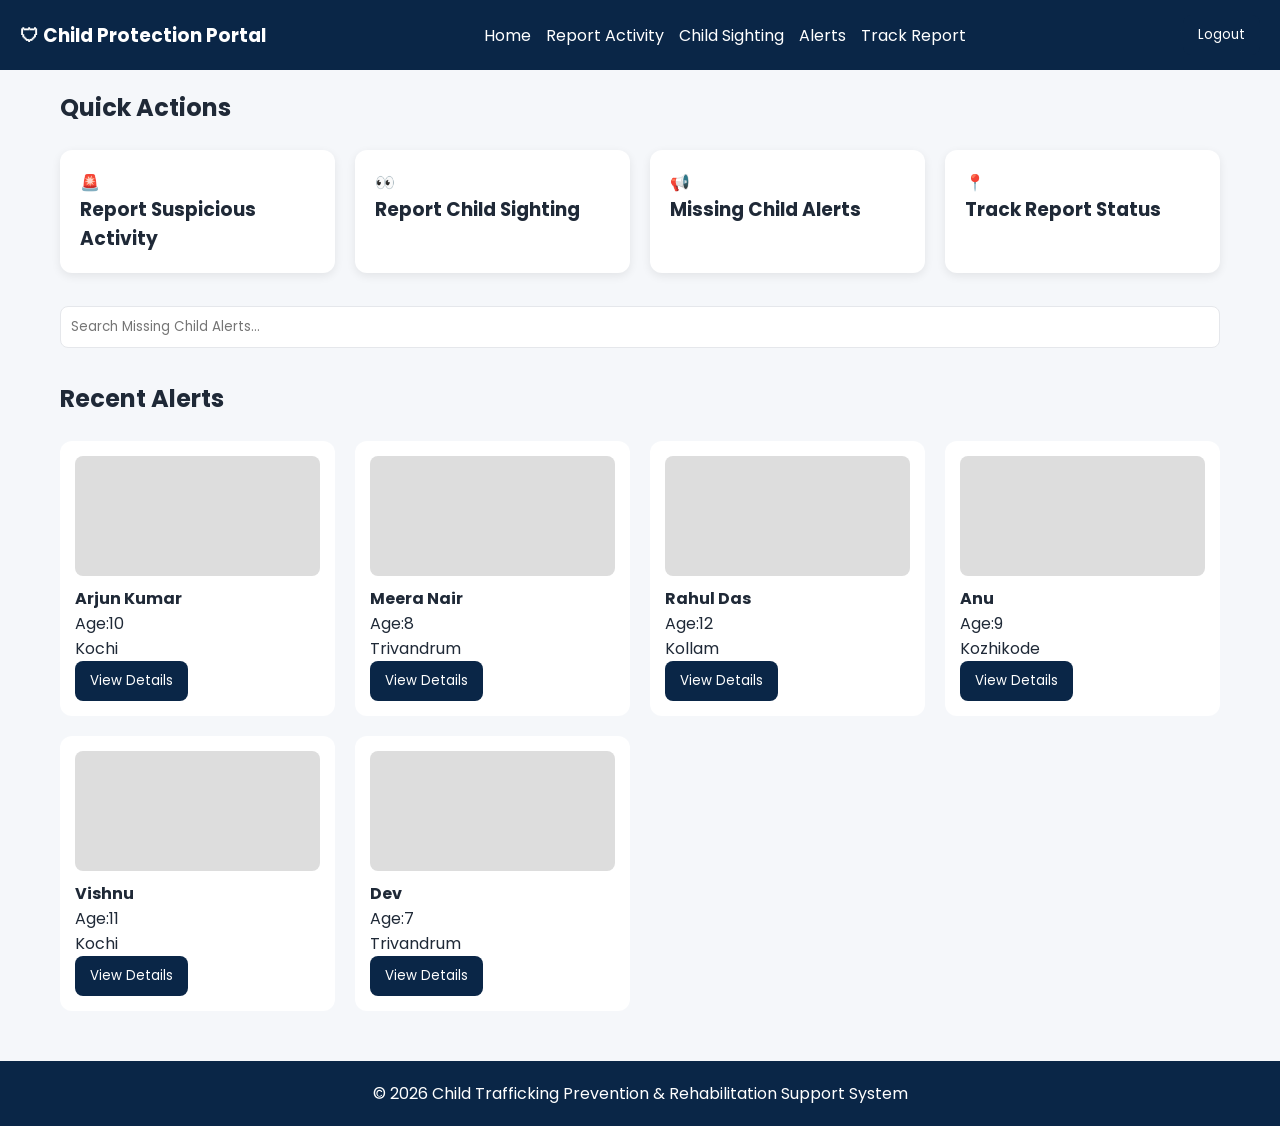
<file: public interface.html>
<!DOCTYPE html>
<html lang="en">
<head>
<meta charset="UTF-8">
<meta name="viewport" content="width=device-width, initial-scale=1.0">
<title>Child Protection Portal</title>
<link href="https://fonts.googleapis.com/css2?family=Poppins:wght@300;400;500;600;700&display=swap" rel="stylesheet">
<style>
:root{--blue:#0A2647;--white:#fff;--bg:#F5F7FA;--border:#E5E7EB;--green:#22C55E;--red:#DC2626;--text:#1F2937}
*{margin:0;padding:0;box-sizing:border-box;font-family:Poppins,sans-serif}
body{background:var(--bg);color:var(--text)}
header{position:sticky;top:0;background:var(--blue);color:#fff;padding:15px 20px;z-index:99}
nav{display:flex;justify-content:space-between;align-items:center}
nav ul{display:flex;gap:15px;list-style:none;flex-wrap:wrap}
nav a{color:#fff;text-decoration:none}
.container{max-width:1200px;margin:auto;padding:20px}
.section{display:none}.active{display:block}
.grid{display:grid;grid-template-columns:repeat(auto-fit,minmax(220px,1fr));gap:20px}
.card{background:#fff;padding:20px;border-radius:12px;box-shadow:0 3px 10px rgba(0,0,0,.08);cursor:pointer;transition:.3s}
.card:hover{transform:translateY(-5px)}
input,select,textarea{width:100%;padding:10px;margin:8px 0;border:1px solid var(--border);border-radius:8px}
button{background:var(--blue);color:#fff;border:none;padding:10px 15px;border-radius:8px;cursor:pointer}
.alert-card{background:#fff;padding:15px;border-radius:12px}
.photo{height:120px;background:#ddd;border-radius:8px;margin-bottom:10px}
.upload{border:2px dashed #999;padding:20px;text-align:center;border-radius:10px}
.timeline .step{padding:10px;margin:10px 0;border-left:4px solid #ccc}
.done{border-color:var(--green)}
footer{background:var(--blue);color:#fff;text-align:center;padding:20px;margin-top:30px}
.modal{display:none;position:fixed;inset:0;background:rgba(0,0,0,.5);align-items:center;justify-content:center}
.modal-content{background:#fff;padding:20px;border-radius:12px}
</style>
</head>
<body>
<header>
<nav>
<h3>🛡 Child Protection Portal</h3>
<ul>
<li><a href="#" onclick="show('home')">Home</a></li>
<li><a href="#" onclick="show('report')">Report Activity</a></li>
<li><a href="#" onclick="show('sighting')">Child Sighting</a></li>
<li><a href="#" onclick="show('alerts')">Alerts</a></li>
<li><a href="#" onclick="show('track')">Track Report</a></li>
</ul>
<button class="logout-btn" onclick="handleLogout()">Logout</button>
</nav>
</header>

<div class="container">

<section id="home" class="section active">
<h2>Quick Actions</h2><br>
<div class="grid">
<div class="card" onclick="show('report')">🚨<h3>Report Suspicious Activity</h3></div>
<div class="card" onclick="show('sighting')">👀<h3>Report Child Sighting</h3></div>
<div class="card" onclick="show('alerts')">📢<h3>Missing Child Alerts</h3></div>
<div class="card" onclick="show('track')">📍<h3>Track Report Status</h3></div>
</div><br>
<input placeholder="Search Missing Child Alerts..." onkeyup="filterAlerts(this.value)">
<br><br>
<h2>Recent Alerts</h2><br>
<div id="recent" class="grid"></div>
</section>

<section id="report" class="section">
<h2>Report Suspicious Activity</h2>
<select>
<option>Suspicious Movement of Child</option>
<option>Possible Child Labor</option>
<option>Suspected Trafficking</option>
</select>
<textarea rows="5" placeholder="Incident Description"></textarea>
<input type="datetime-local">

<button onclick="getLocation()">📍 Use My Current Location</button>
<p id="location"></p>

<div class="upload">
<input type="file" id="files" multiple onchange="previewFiles()">
<div id="previews"></div>
</div>

<label><input type="checkbox" id="anon" checked onchange="toggleReporter()"> Submit Anonymously</label>

<div id="reporter" style="display:none">
<input placeholder="Full Name">
<input placeholder="Phone Number">
<input placeholder="Email">
</div>

<button onclick="submitReport()">Submit Report</button>
</section>

<section id="sighting" class="section">
<h2>Child Sighting</h2>
<input placeholder="Child Name">
<input placeholder="Location of Sighting">
<input type="datetime-local">
<textarea placeholder="Description"></textarea>
<input type="file">
<button onclick="alert('SIGHT-2026-001 Generated')">Submit Sighting</button>
</section>

<section id="alerts" class="section">
<h2>Missing Child Alerts</h2>
<input id="searchAlert" placeholder="Search by Name" onkeyup="filterAlerts(this.value)">
<select onchange="filterLocation(this.value)">
<option>All Locations</option>
<option>Kochi</option>
<option>Trivandrum</option>
<option>Kollam</option>
<option>Kozhikode</option>
</select>
<br><br>
<div id="alertsGrid" class="grid"></div>
</section>

<section id="track" class="section">
<h2>Track Report</h2>
<input id="rid" placeholder="REP-2026-001">
<button onclick="track()">Search</button>
<div id="timeline"></div>
</section>

</div>

<div class="modal" id="modal">
<div class="modal-content">
<h3>✓ Report Submitted Successfully</h3>
<p id="reportId"></p>
<button onclick="closeModal()">Close</button>
</div>
</div>

<footer>
© 2026 Child Trafficking Prevention & Rehabilitation Support System
</footer>

<script>
function show(id){
document.querySelectorAll('.section').forEach(s=>s.classList.remove('active'));
document.getElementById(id).classList.add('active');
}

const alerts=[
["Arjun Kumar",10,"Kochi"],["Meera Nair",8,"Trivandrum"],["Rahul Das",12,"Kollam"],
["Anu",9,"Kozhikode"],["Vishnu",11,"Kochi"],["Dev",7,"Trivandrum"],
["Arya",13,"Kollam"],["Neha",10,"Kozhikode"]
];

function render(data){
let html='';
data.forEach(a=>html+=`<div class="alert-card"><div class="photo"></div><h4>${a[0]}</h4><p>Age:${a[1]}</p><p>${a[2]}</p><button>View Details</button></div>`);
alertsGrid.innerHTML=html;
recent.innerHTML=html.split("</div>").slice(0,12).join("</div>");
}
render(alerts);

function filterAlerts(q){
q=q.toLowerCase();
render(alerts.filter(a=>a[0].toLowerCase().includes(q)));
}

function filterLocation(loc){
if(loc=="All Locations") render(alerts);
else render(alerts.filter(a=>a[2]==loc));
}

function getLocation(){
navigator.geolocation.getCurrentPosition(
p=>location.innerHTML=`Latitude:${p.coords.latitude}<br>Longitude:${p.coords.longitude}`,
()=>location.innerHTML="Location permission denied"
);
}

function toggleReporter(){
reporter.style.display=anon.checked?"none":"block";
}

function previewFiles(){
previews.innerHTML="";
[...files.files].forEach(f=>{
let d=document.createElement("div");
d.textContent=f.name;
previews.appendChild(d);
});
}

function submitReport(){
let id="REP-2026-001";
localStorage.setItem("reportId",id);
reportId.textContent="Your Report ID: "+id;
modal.style.display="flex";
}

function closeModal(){modal.style.display="none";}

function track(){
let id=document.getElementById("rid").value.trim();
if(id==="REP-2026-001"){
timeline.innerHTML=`
<div class="timeline">
<div class="step done">✓ Submitted</div>
<div class="step done">✓ Under Review</div>
<div class="step done">✓ Investigation Ongoing</div>
<div class="step">○ Resolved</div>
</div>`;
}else{
timeline.innerHTML="<p>No report found.</p>";
}
}

function handleLogout() {
  if (confirm("Are you sure you want to logout?")) {
    window.location.href = "login.html";
  }
}
</script>
</body>
</html>
</file>
<file: style.css>
/* CSS Variables - White and Dark Blue Theme */
:root {
  --primary-color: #050d18;
  --primary-dark: #050d18;
  --primary-light: #1a2d4a;

  --accent-color: #3b82f6;
  --accent-hover: #2563eb;
  --white: #ffffff;
  --gray-50: #f9fafb;
  --gray-100: #f3f4f6;
  --gray-200: #e5e7eb;
  --gray-300: #d1d5db;
  --gray-400: #9ca3af;
  --gray-500: #6b7280;
  --gray-600: #4b5563;
  --gray-700: #374151;
  --gray-800: #1f2937;
  --success: #10b981;
  --warning: #f59e0b;
  --error: #ef4444;
  --critical: #dc2626;
  --sidebar-width: 260px;
  --header-height: 80px;
  --shadow-sm: 0 1px 2px 0 rgb(0 0 0 / 0.05);
  --shadow: 0 1px 3px 0 rgb(0 0 0 / 0.1),
            0 1px 2px -1px rgb(0 0 0 / 0.1);
  --shadow-md: 0 4px 6px -1px rgb(0 0 0 / 0.1),
               0 2px 4px -2px rgb(0 0 0 / 0.1);
  --shadow-lg: 0 10px 15px -3px rgb(0 0 0 / 0.1),
               0 4px 6px -4px rgb(0 0 0 / 0.1);
  --radius-sm: 4px;
  --radius: 8px;
  --radius-lg: 12px;
  --transition: all 0.2s ease;
}

/* Reset and Base Styles */
*, *::before, *::after {
  box-sizing: border-box;
  margin: 0;
  padding: 0;
}

body {
  font-family: 'Inter', -apple-system, BlinkMacSystemFont, 'Segoe UI', Roboto, Oxygen, Ubuntu, sans-serif;
  background-color: var(--gray-100);
  color: var(--gray-800);
  line-height: 1.6;
  min-height: 100vh;
}

#app {
  display: flex;
  min-height: 100vh;
}

/* Sidebar Styles */
.sidebar {
  width: var(--sidebar-width);
  background: linear-gradient(180deg, var(--primary-color) 0%, var(--primary-light) 100%);
  color: var(--white);
  display: flex;
  flex-direction: column;
  position: fixed;
  top: 0;
  left: 0;
  height: 100vh;
  z-index: 100;
  box-shadow: var(--shadow-lg);
}

.sidebar-header {
  padding: 24px 20px;
  border-bottom: 1px solid rgba(255, 255, 255, 0.1);
  text-align: center;
}

.sidebar-header .logo {
  width: 50px;
  height: 50px;
  background: rgba(255, 255, 255, 0.15);
  border-radius: var(--radius-lg);
  display: flex;
  align-items: center;
  justify-content: center;
  margin: 0 auto 12px;
}

.sidebar-header .logo svg {
  width: 28px;
  height: 28px;
  stroke: var(--accent-color);
}

.sidebar-header h2 {
  font-size: 1.25rem;
  font-weight: 600;
  margin-bottom: 4px;
}

.sidebar-header p {
  font-size: 0.75rem;
  color: rgba(255, 255, 255, 0.6);
  text-transform: uppercase;
  letter-spacing: 1px;
}

.nav-menu {
  list-style: none;
  padding: 16px 12px;
  flex: 1;
}

.nav-item {
  display: flex;
  align-items: center;
  gap: 12px;
  padding: 14px 16px;
  margin-bottom: 4px;
  border-radius: var(--radius);
  cursor: pointer;
  transition: var(--transition);
  color: rgba(255, 255, 255, 0.7);
}

.nav-item svg {
  width: 20px;
  height: 20px;
  stroke: currentColor;
  flex-shrink: 0;
}

.nav-item:hover {
  background: rgba(255, 255, 255, 0.1);
  color: var(--white);
}

.nav-item.active {
  background: var(--accent-color);
  color: var(--white);
  box-shadow: var(--shadow-md);
}

.sidebar-footer {
  padding: 16px;
  border-top: 1px solid rgba(255, 255, 255, 0.1);
}

.user-info {
  display: flex;
  align-items: center;
  gap: 12px;
  padding: 12px;
  background: rgba(255, 255, 255, 0.08);
  border-radius: var(--radius);
}

.user-avatar {
  width: 40px;
  height: 40px;
  background: var(--accent-color);
  border-radius: 50%;
  display: flex;
  align-items: center;
  justify-content: center;
  font-weight: 600;
  font-size: 0.875rem;
}

.user-details {
  display: flex;
  flex-direction: column;
}

.user-name {
  font-weight: 500;
  font-size: 0.875rem;
}

.user-role {
  font-size: 0.75rem;
  color: rgba(255, 255, 255, 0.6);
}

/* Main Content */
.main-content {
  flex: 1;
  margin-left: var(--sidebar-width);
  padding: 32px;
  min-height: 100vh;
}

.page {
  display: none;
}

.page.active {
  display: block;
  animation: fadeIn 0.3s ease;
}

@keyframes fadeIn {
  from { opacity: 0; transform: translateY(10px); }
  to { opacity: 1; transform: translateY(0); }
}

/* Page Header */
.page-header {
  margin-bottom: 32px;
}

.page-header h1 {
  font-size: 1.75rem;
  font-weight: 700;
  color: var(--primary-color);
  margin-bottom: 4px;
}

.page-subtitle {
  color: var(--gray-500);
  font-size: 0.95rem;
}

/* Stats Grid */
.stats-grid {
  display: grid;
  grid-template-columns: repeat(auto-fit, minmax(240px, 1fr));
  gap: 20px;
  margin-bottom: 32px;
}

.stat-card {
  background: var(--white);
  border-radius: var(--radius-lg);
  padding: 24px;
  display: flex;
  align-items: center;
  gap: 16px;
  box-shadow: var(--shadow);
  transition: var(--transition);
}

.stat-card:hover {
  transform: translateY(-2px);
  box-shadow: var(--shadow-md);
}

.stat-icon {
  width: 56px;
  height: 56px;
  border-radius: var(--radius-lg);
  display: flex;
  align-items: center;
  justify-content: center;
  flex-shrink: 0;
}

.stat-icon svg {
  width: 28px;
  height: 28px;
}

.stat-icon.missing {
  background: linear-gradient(135deg, #fef3c7 0%, #fde68a 100%);
}

.stat-icon.missing svg {
  stroke: #d97706;
}

.stat-icon.found {
  background: linear-gradient(135deg, #d1fae5 0%, #a7f3d0 100%);
}

.stat-icon.found svg {
  stroke: #059669;
}

.stat-icon.investigation {
  background: linear-gradient(135deg, #dbeafe 0%, #bfdbfe 100%);
}

.stat-icon.investigation svg {
  stroke: #2563eb;
}

.stat-icon.traffickers {
  background: linear-gradient(135deg, #fee2e2 0%, #fecaca 100%);
}

.stat-icon.traffickers svg {
  stroke: #dc2626;
}

.stat-info {
  display: flex;
  flex-direction: column;
}

.stat-number {
  font-size: 2rem;
  font-weight: 700;
  color: var(--primary-color);
  line-height: 1.2;
}

.stat-label {
  font-size: 0.875rem;
  color: var(--gray-500);
}

/* Dashboard Content */
.dashboard-content {
  background: var(--white);
  border-radius: var(--radius-lg);
  box-shadow: var(--shadow);
  overflow: hidden;
}

.recent-cases h2 {
  padding: 20px 24px;
  font-size: 1.1rem;
  font-weight: 600;
  border-bottom: 1px solid var(--gray-200);
  color: var(--primary-color);
}

.table-container {
  overflow-x: auto;
}

/* Data Table */
.data-table {
  width: 100%;
  border-collapse: collapse;
}

.data-table th,
.data-table td {
  padding: 14px 20px;
  text-align: left;
  border-bottom: 1px solid var(--gray-200);
}

.data-table th {
  background: var(--gray-50);
  font-weight: 600;
  font-size: 0.8rem;
  text-transform: uppercase;
  letter-spacing: 0.5px;
  color: var(--gray-600);
}

.data-table tbody tr {
  transition: var(--transition);
}

.data-table tbody tr:hover {
  background: var(--gray-50);
}

.data-table td {
  font-size: 0.9rem;
  color: var(--gray-700);
}

/* Status Badges */
.status-badge {
  display: inline-flex;
  align-items: center;
  padding: 4px 12px;
  border-radius: 20px;
  font-size: 0.75rem;
  font-weight: 500;
}

.status-badge.open {
  background: #fef3c7;
  color: #92400e;
}

.status-badge.investigating {
  background: #dbeafe;
  color: #1e40af;
}

.status-badge.found {
  background: #d1fae5;
  color: #065f46;
}

.status-badge.closed {
  background: var(--gray-200);
  color: var(--gray-600);
}

/* Priority Badges */
.priority-badge {
  display: inline-flex;
  align-items: center;
  padding: 4px 10px;
  border-radius: var(--radius-sm);
  font-size: 0.7rem;
  font-weight: 600;
  text-transform: uppercase;
  letter-spacing: 0.5px;
}

.priority-badge.critical {
  background: #fee2e2;
  color: #991b1b;
}

.priority-badge.high {
  background: #ffedd5;
  color: #9a3412;
}

.priority-badge.medium {
  background: #fef3c7;
  color: #92400e;
}

.priority-badge.low {
  background: var(--gray-200);
  color: var(--gray-600);
}

/* Type Badges */
.type-badge {
  display: inline-flex;
  align-items: center;
  padding: 4px 10px;
  border-radius: var(--radius-sm);
  font-size: 0.75rem;
  font-weight: 500;
  background: var(--primary-light);
  color: var(--white);
}

/* Buttons */
.btn {
  display: inline-flex;
  align-items: center;
  justify-content: center;
  gap: 8px;
  padding: 10px 20px;
  border: none;
  border-radius: var(--radius);
  font-size: 0.9rem;
  font-weight: 500;
  cursor: pointer;
  transition: var(--transition);
}

.btn-primary {
  background: var(--accent-color);
  color: var(--white);
}

.btn-primary:hover {
  background: var(--accent-hover);
  box-shadow: var(--shadow-md);
}

.btn-secondary {
  background: var(--gray-200);
  color: var(--gray-700);
}

.btn-secondary:hover {
  background: var(--gray-300);
}

.btn-small {
  padding: 6px 12px;
  font-size: 0.8rem;
}

.btn-icon {
  padding: 8px;
  border-radius: var(--radius);
  background: transparent;
  border: none;
  cursor: pointer;
  transition: var(--transition);
}

.btn-icon:hover {
  background: var(--gray-200);
}

.btn-icon svg {
  width: 18px;
  height: 18px;
  stroke: var(--gray-600);
}

/* Form Container */
.form-container {
  background: var(--white);
  border-radius: var(--radius-lg);
  box-shadow: var(--shadow);
  padding: 32px;
  max-width: 900px;
}

.form-section {
  margin-bottom: 32px;
  padding-bottom: 24px;
  border-bottom: 1px solid var(--gray-200);
}

.form-section:last-child {
  margin-bottom: 0;
  padding-bottom: 0;
  border-bottom: none;
}

.form-section h3 {
  font-size: 1rem;
  font-weight: 600;
  color: var(--primary-color);
  margin-bottom: 20px;
}

.form-row {
  display: grid;
  grid-template-columns: repeat(2, 1fr);
  gap: 20px;
}

.form-group {
  margin-bottom: 16px;
}

.form-group:last-child {
  margin-bottom: 0;
}

.form-group label {
  display: block;
  font-size: 0.85rem;
  font-weight: 500;
  color: var(--gray-700);
  margin-bottom: 6px;
}

.form-group input,
.form-group select,
.form-group textarea {
  width: 100%;
  padding: 10px 14px;
  border: 1px solid var(--gray-300);
  border-radius: var(--radius);
  font-size: 0.9rem;
  color: var(--gray-800);
  background: var(--white);
  transition: var(--transition);
}

.form-group input:focus,
.form-group select:focus,
.form-group textarea:focus {
  outline: none;
  border-color: var(--accent-color);
  box-shadow: 0 0 0 3px rgba(59, 130, 246, 0.15);
}

.form-group input::placeholder,
.form-group textarea::placeholder {
  color: var(--gray-400);
}

.form-group textarea {
  resize: vertical;
  min-height: 80px;
}

.form-actions {
  display: flex;
  justify-content: flex-end;
  gap: 12px;
  margin-top: 24px;
  padding-top: 24px;
  border-top: 1px solid var(--gray-200);
}

/* Filters Bar */
.filters-bar {
  display: flex;
  justify-content: space-between;
  align-items: center;
  gap: 20px;
  margin-bottom: 24px;
  flex-wrap: wrap;
}

.search-box {
  position: relative;
  flex: 1;
  min-width: 280px;
  max-width: 400px;
}

.search-box svg {
  position: absolute;
  left: 14px;
  top: 50%;
  transform: translateY(-50%);
  width: 18px;
  height: 18px;
  stroke: var(--gray-400);
}

.search-box input {
  width: 100%;
  padding: 12px 14px 12px 44px;
  border: 1px solid var(--gray-300);
  border-radius: var(--radius);
  font-size: 0.9rem;
  background: var(--white);
  transition: var(--transition);
}

.search-box input:focus {
  outline: none;
  border-color: var(--accent-color);
  box-shadow: 0 0 0 3px rgba(59, 130, 246, 0.15);
}

.filter-group {
  display: flex;
  gap: 12px;
}

.filter-group select {
  padding: 10px 14px;
  border: 1px solid var(--gray-300);
  border-radius: var(--radius);
  font-size: 0.85rem;
  background: var(--white);
  cursor: pointer;
  min-width: 120px;
}

.filter-group select:focus {
  outline: none;
  border-color: var(--accent-color);
}

/* Cases Table Container */
.cases-table-container {
  background: var(--white);
  border-radius: var(--radius-lg);
  box-shadow: var(--shadow);
  overflow: hidden;
}

.full-table {
  min-width: 800px;
}

/* Modal */
.modal {
  display: none;
  position: fixed;
  top: 0;
  left: 0;
  width: 100%;
  height: 100%;
  background: rgba(10, 22, 40, 0.6);
  z-index: 1000;
  align-items: center;
  justify-content: center;
  padding: 20px;
}

.modal.active {
  display: flex;
  animation: fadeIn 0.2s ease;
}

.modal-content {
  background: var(--white);
  border-radius: var(--radius-lg);
  width: 100%;
  max-width: 700px;
  max-height: 90vh;
  overflow: hidden;
  display: flex;
  flex-direction: column;
  box-shadow: var(--shadow-lg);
}

.modal-header {
  display: flex;
  justify-content: space-between;
  align-items: center;
  padding: 20px 24px;
  border-bottom: 1px solid var(--gray-200);
  background: var(--primary-color);
  color: var(--white);
}

.modal-header h2 {
  font-size: 1.1rem;
  font-weight: 600;
}

.modal-close {
  width: 32px;
  height: 32px;
  border: none;
  background: rgba(255, 255, 255, 0.1);
  color: var(--white);
  font-size: 1.5rem;
  border-radius: var(--radius);
  cursor: pointer;
  display: flex;
  align-items: center;
  justify-content: center;
  transition: var(--transition);
}

.modal-close:hover {
  background: rgba(255, 255, 255, 0.2);
}

.modal-body {
  padding: 24px;
  overflow-y: auto;
  flex: 1;
}

.detail-section {
  margin-bottom: 24px;
}

.detail-section:last-child {
  margin-bottom: 0;
}

.detail-section h4 {
  font-size: 0.85rem;
  font-weight: 600;
  color: var(--primary-color);
  text-transform: uppercase;
  letter-spacing: 0.5px;
  margin-bottom: 12px;
  padding-bottom: 8px;
  border-bottom: 2px solid var(--accent-color);
}

.detail-grid {
  display: grid;
  grid-template-columns: repeat(2, 1fr);
  gap: 12px;
}

.detail-item {
  display: flex;
  flex-direction: column;
}

.detail-item span:first-child {
  font-size: 0.75rem;
  color: var(--gray-500);
  margin-bottom: 2px;
}

.detail-item span:last-child {
  font-size: 0.9rem;
  color: var(--gray-800);
}

.modal-footer {
  display: flex;
  justify-content: flex-end;
  align-items: center;
  gap: 12px;
  padding: 16px 24px;
  border-top: 1px solid var(--gray-200);
  background: var(--gray-50);
}

.modal-footer select {
  padding: 8px 12px;
  border: 1px solid var(--gray-300);
  border-radius: var(--radius);
  font-size: 0.85rem;
}

/* Toast Notification */
.toast {
  position: fixed;
  bottom: 24px;
  right: 24px;
  background: var(--primary-color);
  color: var(--white);
  padding: 14px 24px;
  border-radius: var(--radius);
  box-shadow: var(--shadow-lg);
  z-index: 2000;
  display: none;
  animation: slideIn 0.3s ease;
}

.toast.active {
  display: block;
}

.toast.success {
  background: var(--success);
}

.toast.error {
  background: var(--error);
}

@keyframes slideIn {
  from { transform: translateX(100%); opacity: 0; }
  to { transform: translateX(0); opacity: 1; }
}

/* Action Buttons in Table */
.action-btns {
  display: flex;
  gap: 8px;
}

/* Responsive Design */
@media (max-width: 1024px) {
  .sidebar {
    width: 220px;
  }

  .main-content {
    margin-left: 220px;
    padding: 24px;
  }

  .form-row {
    grid-template-columns: 1fr;
  }

  .filters-bar {
    flex-direction: column;
    align-items: stretch;
  }

  .search-box {
    max-width: none;
  }

  .filter-group {
    flex-wrap: wrap;
  }
}

@media (max-width: 768px) {
  .sidebar {
    width: 100%;
    height: auto;
    position: relative;
  }

  .nav-menu {
    display: flex;
    overflow-x: auto;
    padding: 8px;
  }

  .nav-item {
    white-space: nowrap;
    margin-bottom: 0;
    margin-right: 8px;
  }

  .sidebar-footer {
    display: none;
  }

  #app {
    flex-direction: column;
  }

  .main-content {
    margin-left: 0;
    padding: 16px;
  }

  .stats-grid {
    grid-template-columns: repeat(2, 1fr);
    gap: 12px;
  }

  .stat-card {
    padding: 16px;
    flex-direction: column;
    text-align: center;
  }

  .stat-icon {
    width: 48px;
    height: 48px;
  }

  .stat-number {
    font-size: 1.5rem;
  }

  .form-container {
    padding: 20px;
  }

  .detail-grid {
    grid-template-columns: 1fr;
  }
}

@media (max-width: 480px) {
  .stats-grid {
    grid-template-columns: 1fr;
  }

  .data-table th,
  .data-table td {
    padding: 10px 12px;
  }

  .modal-footer {
    flex-wrap: wrap;
  }
}
</file>
